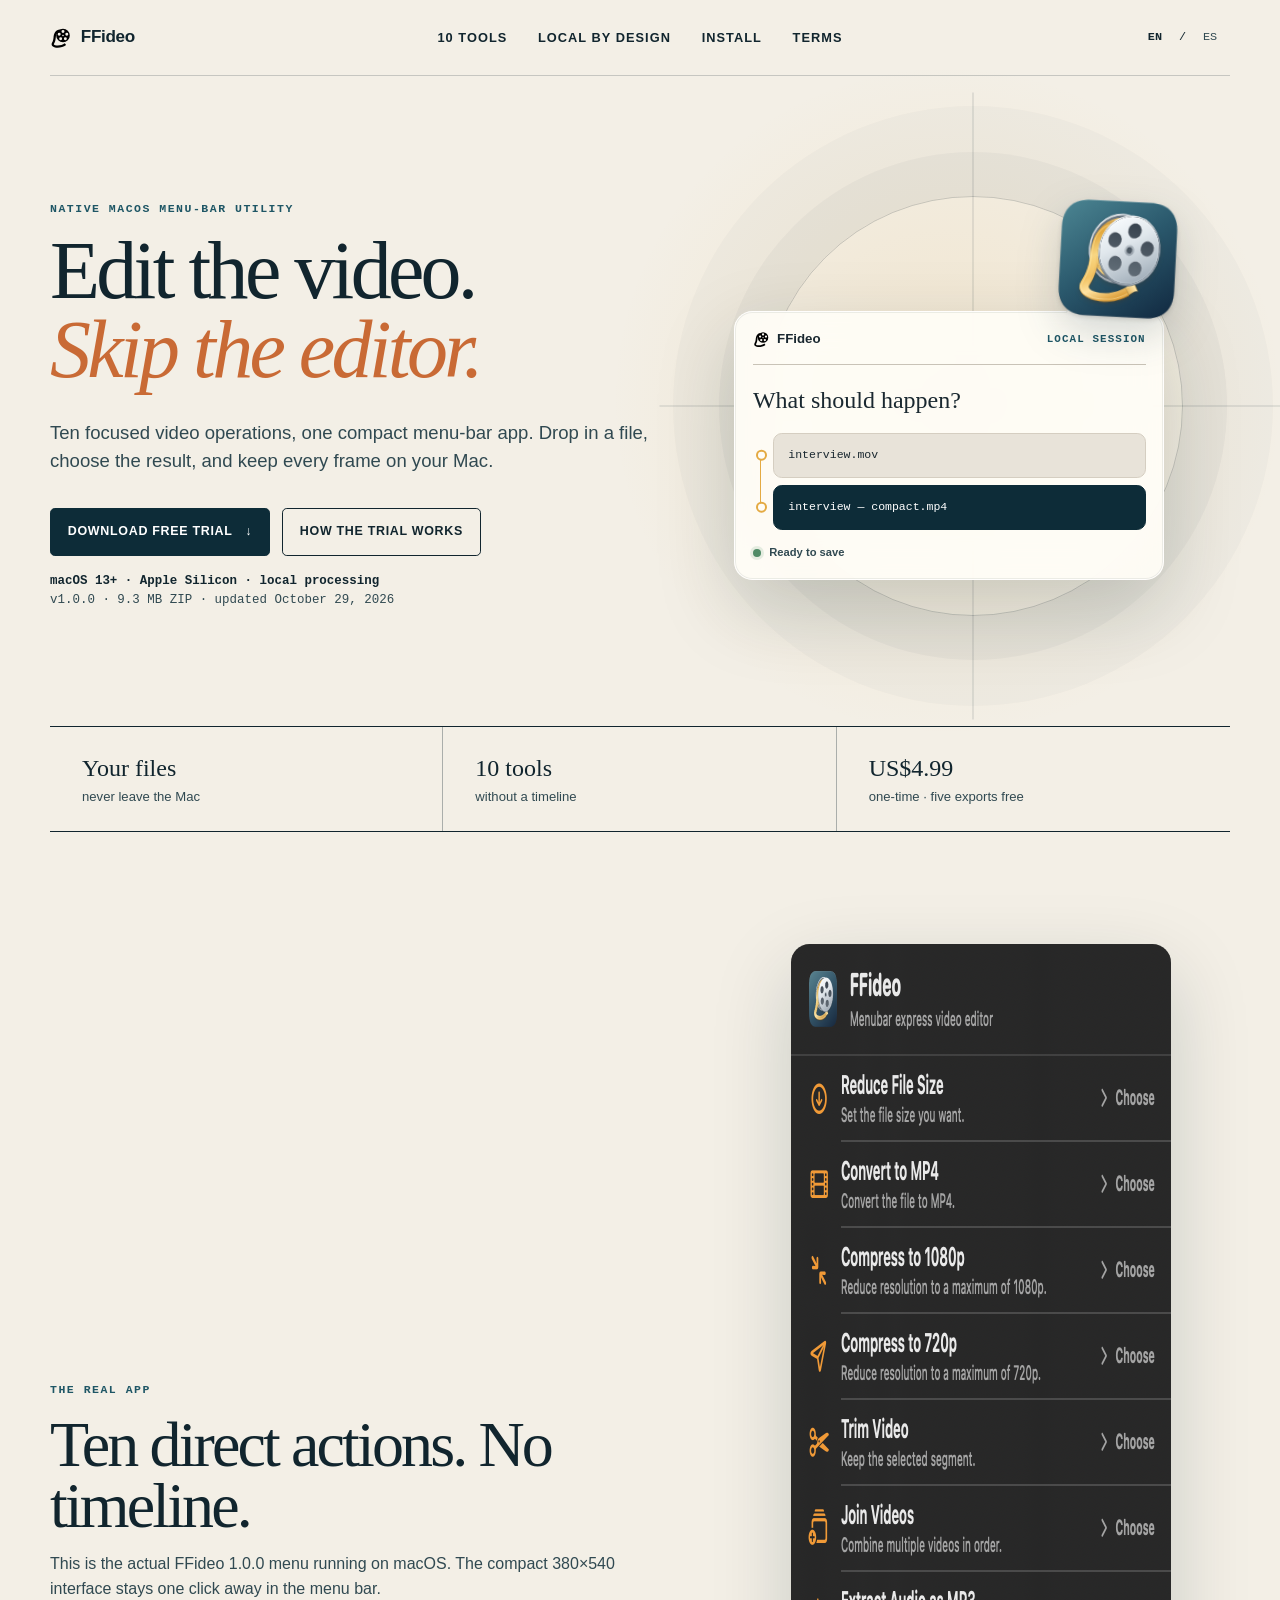
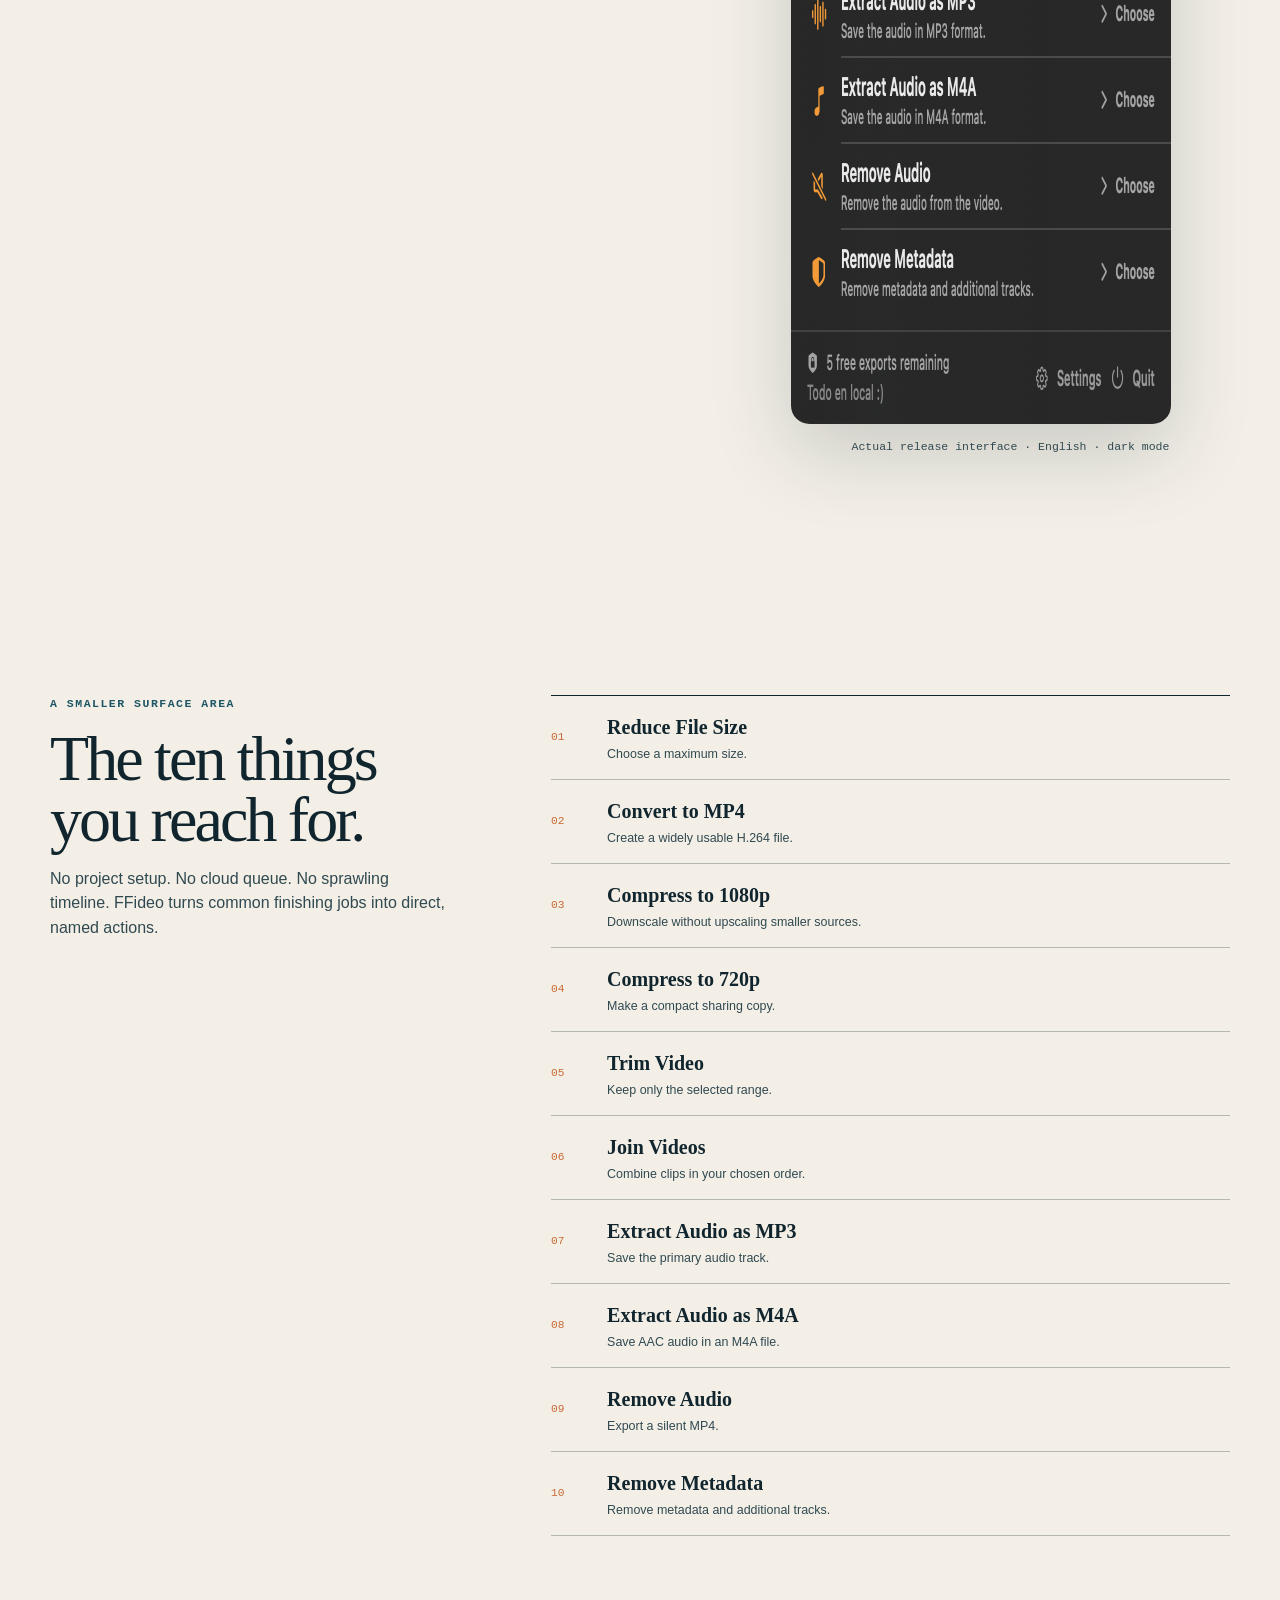
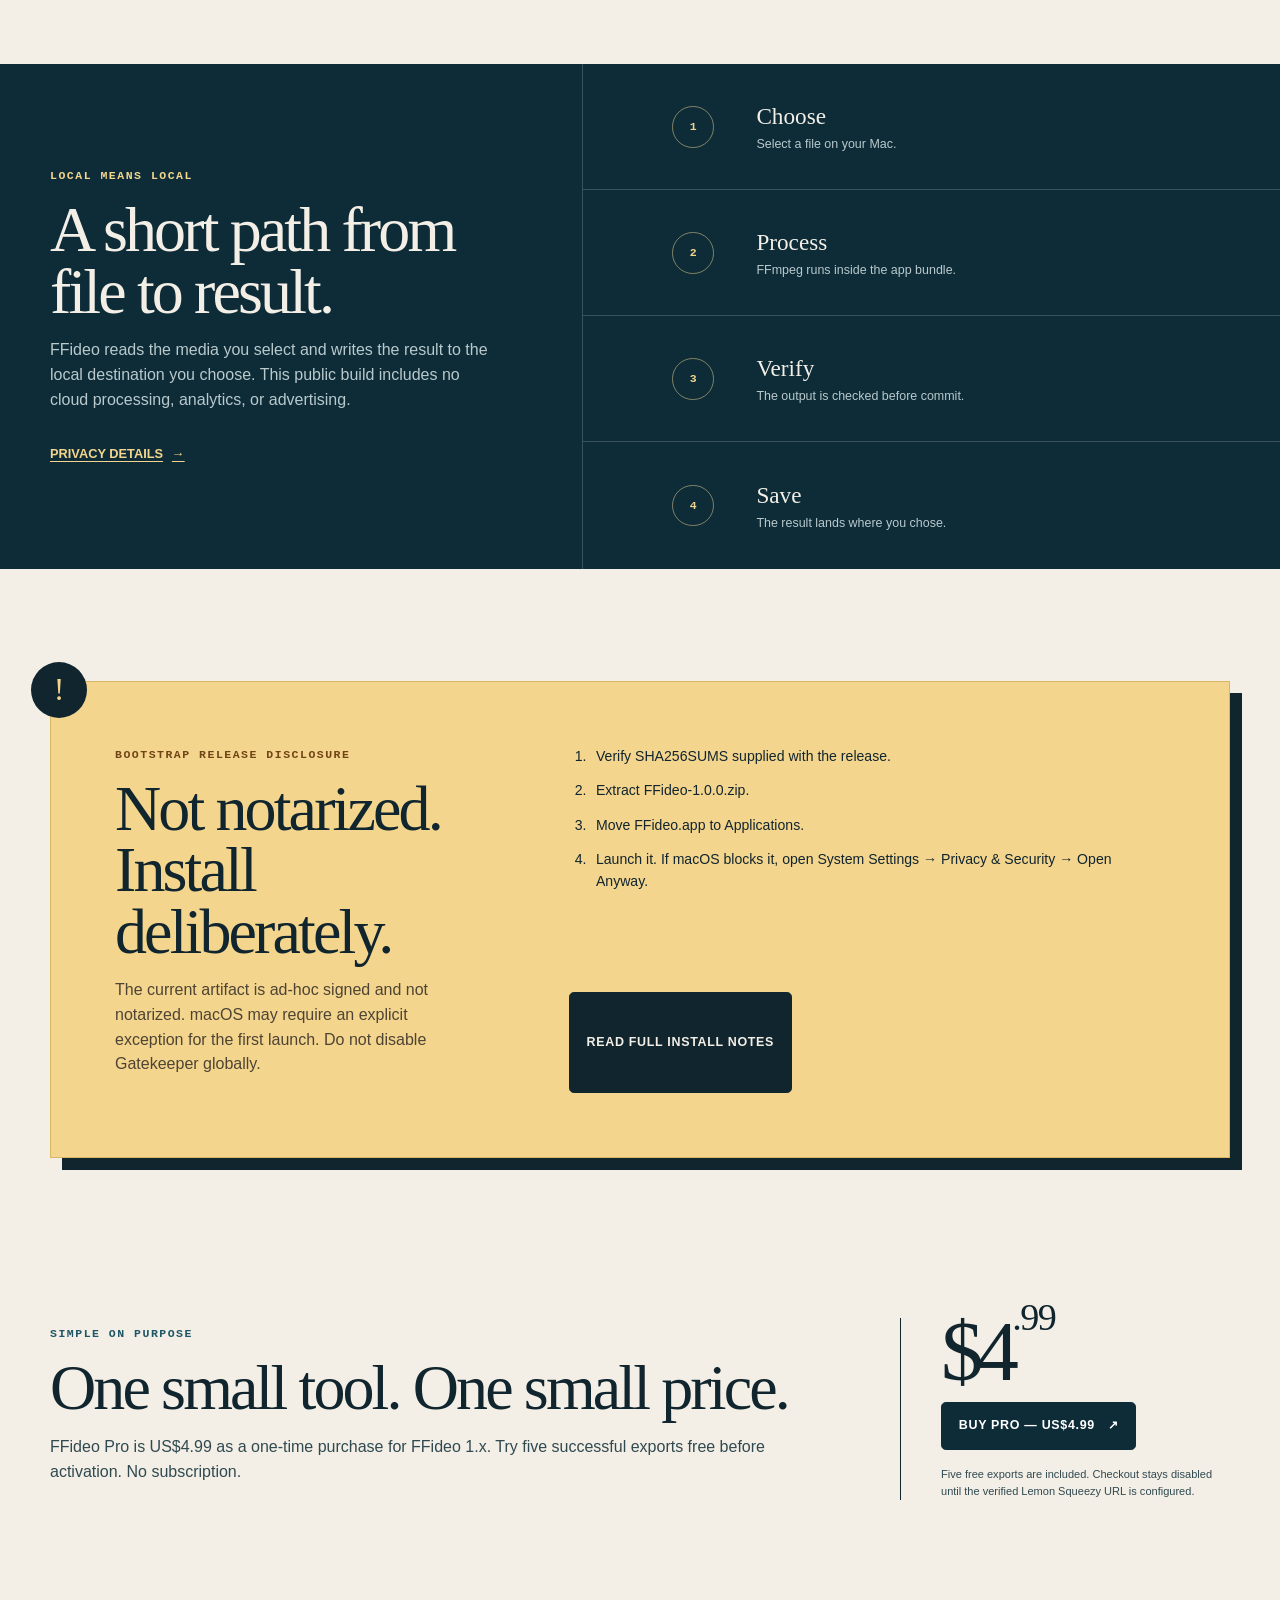
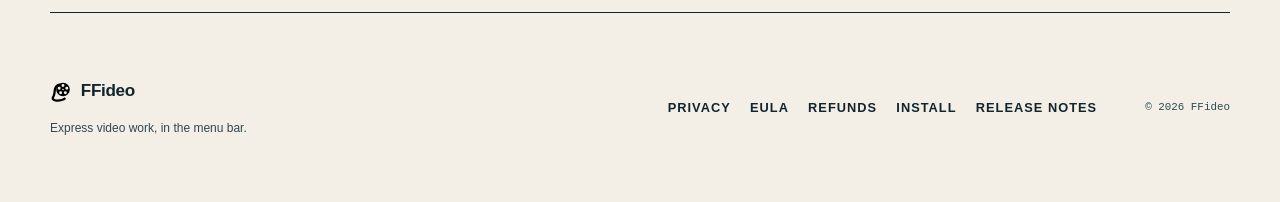
<file: index.html>
<!doctype html>
<html lang="en">
<head>
  <meta charset="utf-8">
  <meta name="viewport" content="width=device-width, initial-scale=1">
  <meta name="description" content="FFideo is a native macOS menu-bar express video editor with ten local tools. Your files stay on your Mac.">
  <meta name="theme-color" content="#0d2c38">
  <meta property="og:title" content="FFideo — Express video work, in the menu bar">
  <meta property="og:description" content="Ten local video tools for Apple Silicon Macs. No cloud processing.">
  <meta property="og:type" content="website">
  <meta property="og:image" content="assets/ffideo.svg">
  <title>FFideo — Express video work, in the menu bar</title>
  <link rel="icon" href="assets/ffideo-menubar.svg" type="image/svg+xml">
  <link rel="stylesheet" href="assets/styles.css">
  <script src="assets/config.js" defer></script>
  <script src="assets/site.js" defer></script>
</head>
<body>
  <a class="skip-link" href="#main">Skip to content</a>
  <div class="page-shell">
    <header class="site-header" aria-label="Primary">
      <a class="brand" href="./" aria-label="FFideo home">
        <img src="assets/ffideo-menubar.svg" width="22" height="22" alt="">
        <span>FFideo</span>
      </a>
      <nav class="nav-links" aria-label="Main navigation">
        <a href="#tools" data-i18n="nav.tools">10 tools</a>
        <a href="#local" data-i18n="nav.local">Local by design</a>
        <a href="#install" data-i18n="nav.install">Install</a>
        <a href="privacy.html" data-i18n="nav.terms">Terms</a>
      </nav>
      <div class="language-switcher" aria-label="Language">
        <button type="button" data-language="en" aria-pressed="true">EN</button>
        <span aria-hidden="true">/</span>
        <button type="button" data-language="es" aria-pressed="false">ES</button>
      </div>
    </header>

    <main id="main">
      <section class="hero" aria-labelledby="hero-title">
        <div class="hero-copy">
          <p class="eyebrow" data-i18n="hero.eyebrow">Native macOS menu-bar utility</p>
          <h1 id="hero-title">
            <span data-i18n="hero.titleA">Edit the video.</span>
            <em data-i18n="hero.titleB">Skip the editor.</em>
          </h1>
          <p class="hero-lede" data-i18n="hero.lede">Ten focused video operations, one compact menu-bar app. Drop in a file, choose the result, and keep every frame on your Mac.</p>
          <div class="hero-actions">
            <a class="button button-primary" id="download" href="#download" data-config-link="releaseZipUrl" data-pending-label="Coming soon" data-pending-message="The FFideo release download is not live yet.">
              <span data-action-label data-i18n="hero.download">Download free trial</span>
              <span aria-hidden="true">↓</span>
            </a>
            <a class="button button-quiet" href="#price" data-i18n="hero.buy">How the trial works</a>
          </div>
          <p class="requirements"><strong data-i18n="hero.requirements">macOS 13+ · Apple Silicon · local processing</strong><br><span>v1.0.0 · 9.3 MB ZIP · updated October 29, 2026</span></p>
        </div>

        <div class="hero-object" aria-label="Illustration of the FFideo menu-bar app">
          <div class="signal-ring" aria-hidden="true"></div>
          <img class="app-icon" src="assets/ffideo.svg" width="164" height="164" alt="FFideo app icon: an aluminum film reel with a golden fettuccine ribbon">
          <div class="menu-popover">
            <div class="menu-chrome">
              <div class="menu-brand"><img src="assets/ffideo-menubar.svg" width="17" height="17" alt=""> FFideo</div>
              <span class="local-tag" data-i18n="mock.local">LOCAL SESSION</span>
            </div>
            <p class="menu-question" data-i18n="mock.title">What should happen?</p>
            <div class="file-route">
              <span class="file-pill" data-i18n="mock.input">interview.mov</span>
              <span class="route-line" aria-hidden="true"></span>
              <span class="file-pill file-output" data-i18n="mock.output">interview — compact.mp4</span>
            </div>
            <div class="menu-status"><span aria-hidden="true"></span><b data-i18n="mock.status">Ready to save</b></div>
          </div>
        </div>
      </section>

      <section class="proof-strip" aria-label="Key facts">
        <div><strong data-i18n="proof.files">Your files</strong><span data-i18n="proof.filesDetail">never leave the Mac</span></div>
        <div><strong data-i18n="proof.tools">10 tools</strong><span data-i18n="proof.toolsDetail">without a timeline</span></div>
        <div><strong data-i18n="proof.price">US$4.99</strong><span data-i18n="proof.priceDetail">one-time · five exports free</span></div>
      </section>

      <section class="real-preview" aria-labelledby="preview-title">
        <div class="real-preview-copy">
          <p class="eyebrow" data-i18n="preview.eyebrow">The real app</p>
          <h2 id="preview-title" data-i18n="preview.title">Ten direct actions. No timeline.</h2>
          <p data-i18n="preview.body">This is the actual FFideo 1.0.0 menu running on macOS. The compact 380×540 interface stays one click away in the menu bar.</p>
        </div>
        <figure>
          <img src="assets/ffideo-real-app.png" width="760" height="1080" alt="Actual FFideo 1.0.0 menu showing ten local video tools">
          <figcaption data-i18n="preview.caption">Actual release interface · English · dark mode</figcaption>
        </figure>
      </section>

      <section class="tools-section" id="tools" aria-labelledby="tools-title">
        <div class="section-heading">
          <p class="eyebrow" data-i18n="tools.eyebrow">A smaller surface area</p>
          <h2 id="tools-title" data-i18n="tools.title">The ten things you reach for.</h2>
          <p data-i18n="tools.intro">No project setup. No cloud queue. No sprawling timeline. FFideo turns common finishing jobs into direct, named actions.</p>
        </div>
        <ol class="tool-ledger">
          <li><span class="tool-number">01</span><div><strong data-i18n="tool.1">Reduce File Size</strong><small data-i18n="tool.1d">Choose a maximum size.</small></div></li>
          <li><span class="tool-number">02</span><div><strong data-i18n="tool.2">Convert to MP4</strong><small data-i18n="tool.2d">Create a widely usable H.264 file.</small></div></li>
          <li><span class="tool-number">03</span><div><strong data-i18n="tool.3">Compress to 1080p</strong><small data-i18n="tool.3d">Downscale without upscaling smaller sources.</small></div></li>
          <li><span class="tool-number">04</span><div><strong data-i18n="tool.4">Compress to 720p</strong><small data-i18n="tool.4d">Make a compact sharing copy.</small></div></li>
          <li><span class="tool-number">05</span><div><strong data-i18n="tool.5">Trim Video</strong><small data-i18n="tool.5d">Keep only the selected range.</small></div></li>
          <li><span class="tool-number">06</span><div><strong data-i18n="tool.6">Join Videos</strong><small data-i18n="tool.6d">Combine clips in your chosen order.</small></div></li>
          <li><span class="tool-number">07</span><div><strong data-i18n="tool.7">Extract Audio as MP3</strong><small data-i18n="tool.7d">Save the primary audio track.</small></div></li>
          <li><span class="tool-number">08</span><div><strong data-i18n="tool.8">Extract Audio as M4A</strong><small data-i18n="tool.8d">Save AAC audio in an M4A file.</small></div></li>
          <li><span class="tool-number">09</span><div><strong data-i18n="tool.9">Remove Audio</strong><small data-i18n="tool.9d">Export a silent MP4.</small></div></li>
          <li><span class="tool-number">10</span><div><strong data-i18n="tool.10">Remove Metadata</strong><small data-i18n="tool.10d">Remove metadata and additional tracks.</small></div></li>
        </ol>
      </section>

      <section class="local-section" id="local" aria-labelledby="local-title">
        <div class="local-copy">
          <p class="eyebrow" data-i18n="local.eyebrow">Local means local</p>
          <h2 id="local-title" data-i18n="local.title">A short path from file to result.</h2>
          <p data-i18n="local.body">FFideo reads the media you select and writes the result to the local destination you choose. This public build includes no cloud processing, analytics, or advertising.</p>
          <a class="text-link" href="privacy.html">Privacy details <span aria-hidden="true">→</span></a>
        </div>
        <ol class="local-flow">
          <li><b>1</b><div><strong data-i18n="local.step1">Choose</strong><span data-i18n="local.step1d">Select a file on your Mac.</span></div></li>
          <li><b>2</b><div><strong data-i18n="local.step2">Process</strong><span data-i18n="local.step2d">FFmpeg runs inside the app bundle.</span></div></li>
          <li><b>3</b><div><strong data-i18n="local.step3">Verify</strong><span data-i18n="local.step3d">The output is checked before commit.</span></div></li>
          <li><b>4</b><div><strong data-i18n="local.step4">Save</strong><span data-i18n="local.step4d">The result lands where you chose.</span></div></li>
        </ol>
      </section>

      <section class="install-section" id="install" aria-labelledby="install-title">
        <div class="warning-mark" aria-hidden="true">!</div>
        <div class="install-copy">
          <p class="eyebrow" data-i18n="install.eyebrow">Bootstrap release disclosure</p>
          <h2 id="install-title" data-i18n="install.title">Not notarized. Install deliberately.</h2>
          <p data-i18n="install.body">The current artifact is ad-hoc signed and not notarized. macOS may require an explicit exception for the first launch. Do not disable Gatekeeper globally.</p>
        </div>
        <ol class="install-steps">
          <li data-i18n="install.one">Verify SHA256SUMS supplied with the release.</li>
          <li data-i18n="install.two">Extract FFideo-1.0.0.zip.</li>
          <li data-i18n="install.three">Move FFideo.app to Applications.</li>
          <li data-i18n="install.four">Launch it. If macOS blocks it, open System Settings → Privacy &amp; Security → Open Anyway.</li>
        </ol>
        <a class="button button-dark" href="install.html" data-i18n="install.link">Read full install notes</a>
      </section>

      <section class="price-section" id="price" aria-labelledby="price-title">
        <div>
          <p class="eyebrow" data-i18n="price.eyebrow">Simple on purpose</p>
          <h2 id="price-title" data-i18n="price.title">One small tool. One small price.</h2>
          <p data-i18n="price.body">FFideo Pro is US$4.99 as a one-time purchase for FFideo 1.x. Try five successful exports free before activation. No subscription.</p>
        </div>
        <div class="price-action">
          <span class="price">$4<sup>.99</sup></span>
          <a class="button button-primary" id="checkout" href="#checkout" data-config-link="checkoutUrl" aria-disabled="true" tabindex="-1" data-pending-label="Coming soon" data-pending-message="FFideo checkout is not live yet.">
            <span data-action-label data-i18n="price.cta">Buy Pro — US$4.99</span>
            <span aria-hidden="true">↗</span>
          </a>
          <small data-i18n="price.note">Five free exports are included. Checkout stays disabled until the verified Lemon Squeezy URL is configured.</small>
        </div>
      </section>
    </main>

    <footer class="site-footer">
      <div class="footer-brand">
        <a class="brand" href="./"><img src="assets/ffideo-menubar.svg" width="22" height="22" alt=""><span>FFideo</span></a>
        <p data-i18n="footer.tagline">Express video work, in the menu bar.</p>
      </div>
      <nav aria-label="Legal and release documents">
        <a href="privacy.html" data-i18n="footer.privacy">Privacy</a>
        <a href="eula.html" data-i18n="footer.eula">EULA</a>
        <a href="refunds.html" data-i18n="footer.refunds">Refunds</a>
        <a href="install.html" data-i18n="footer.install">Install</a>
        <a href="release-docs/CHANGELOG.md" data-i18n="footer.source">Release notes</a>
      </nav>
      <p class="copyright">© 2026 FFideo</p>
    </footer>
  </div>
  <p class="sr-only" aria-live="polite" data-live-region></p>
</body>
</html>
</file>
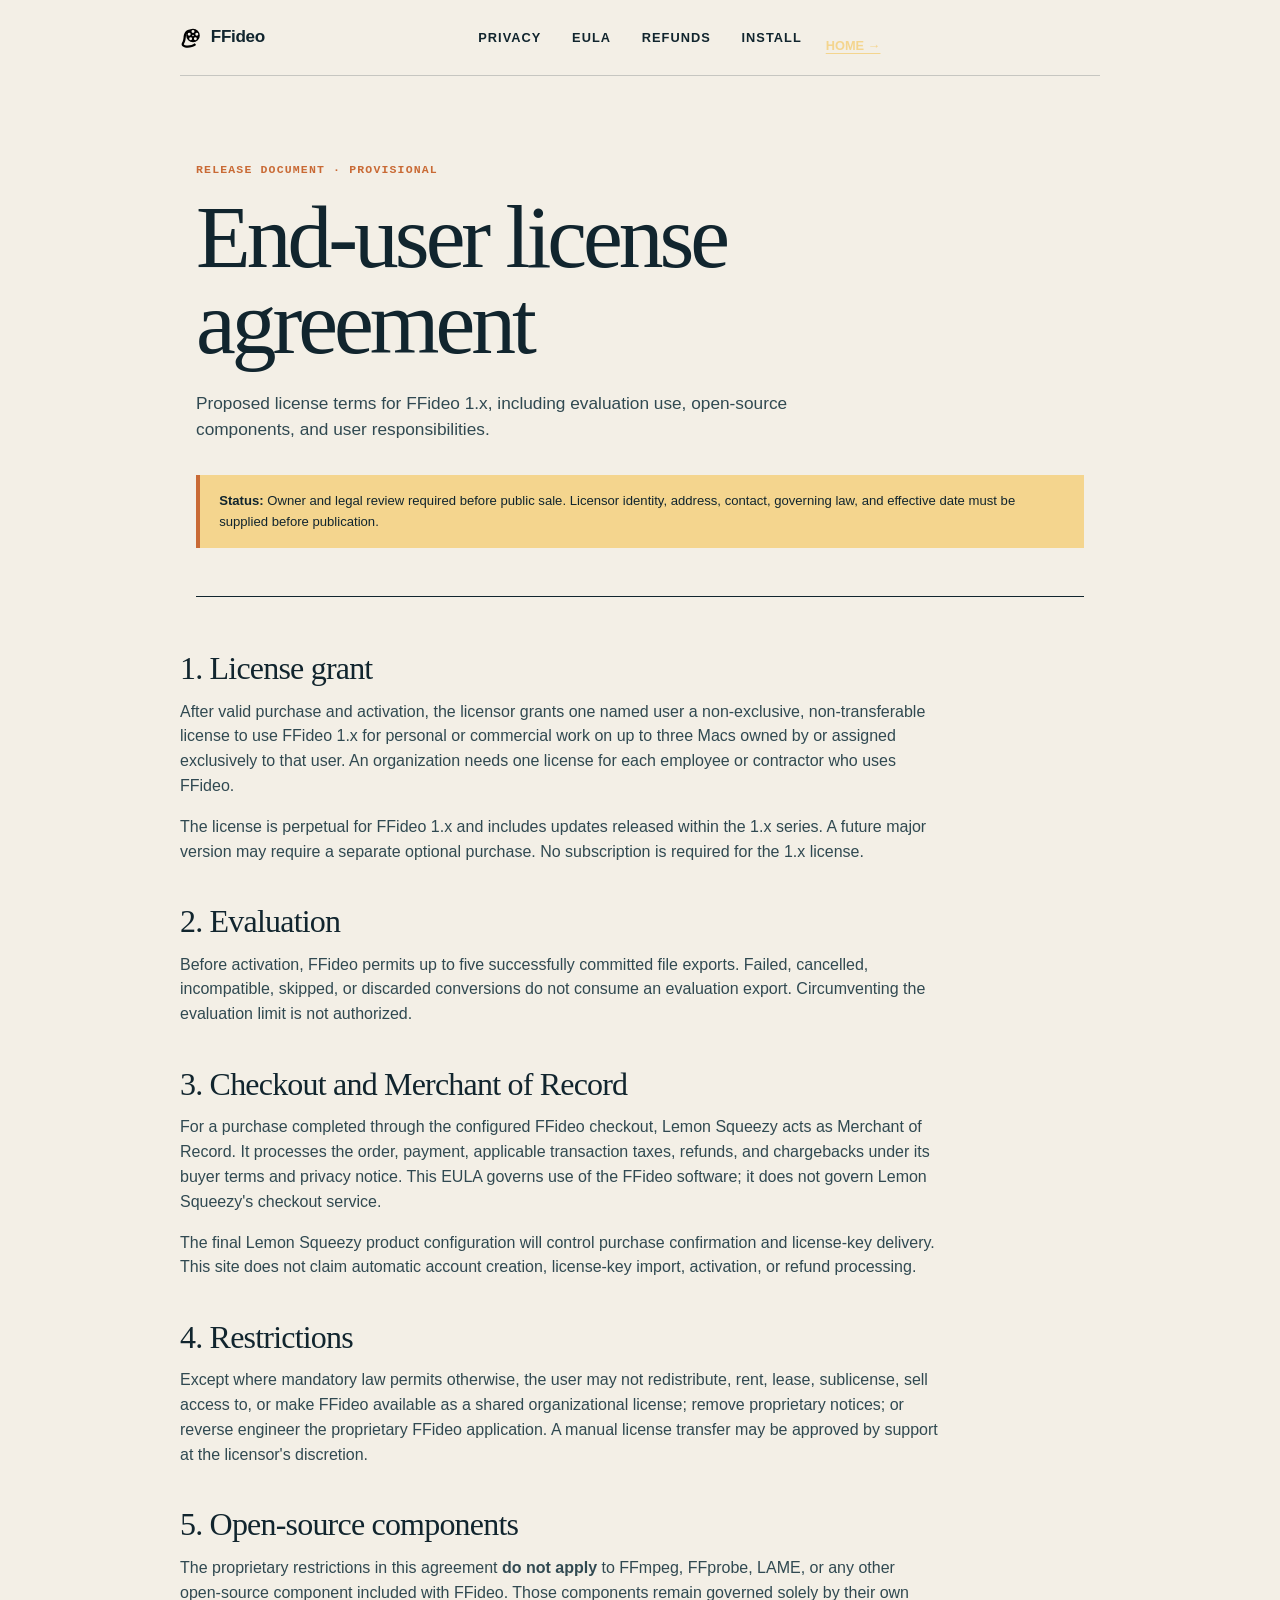
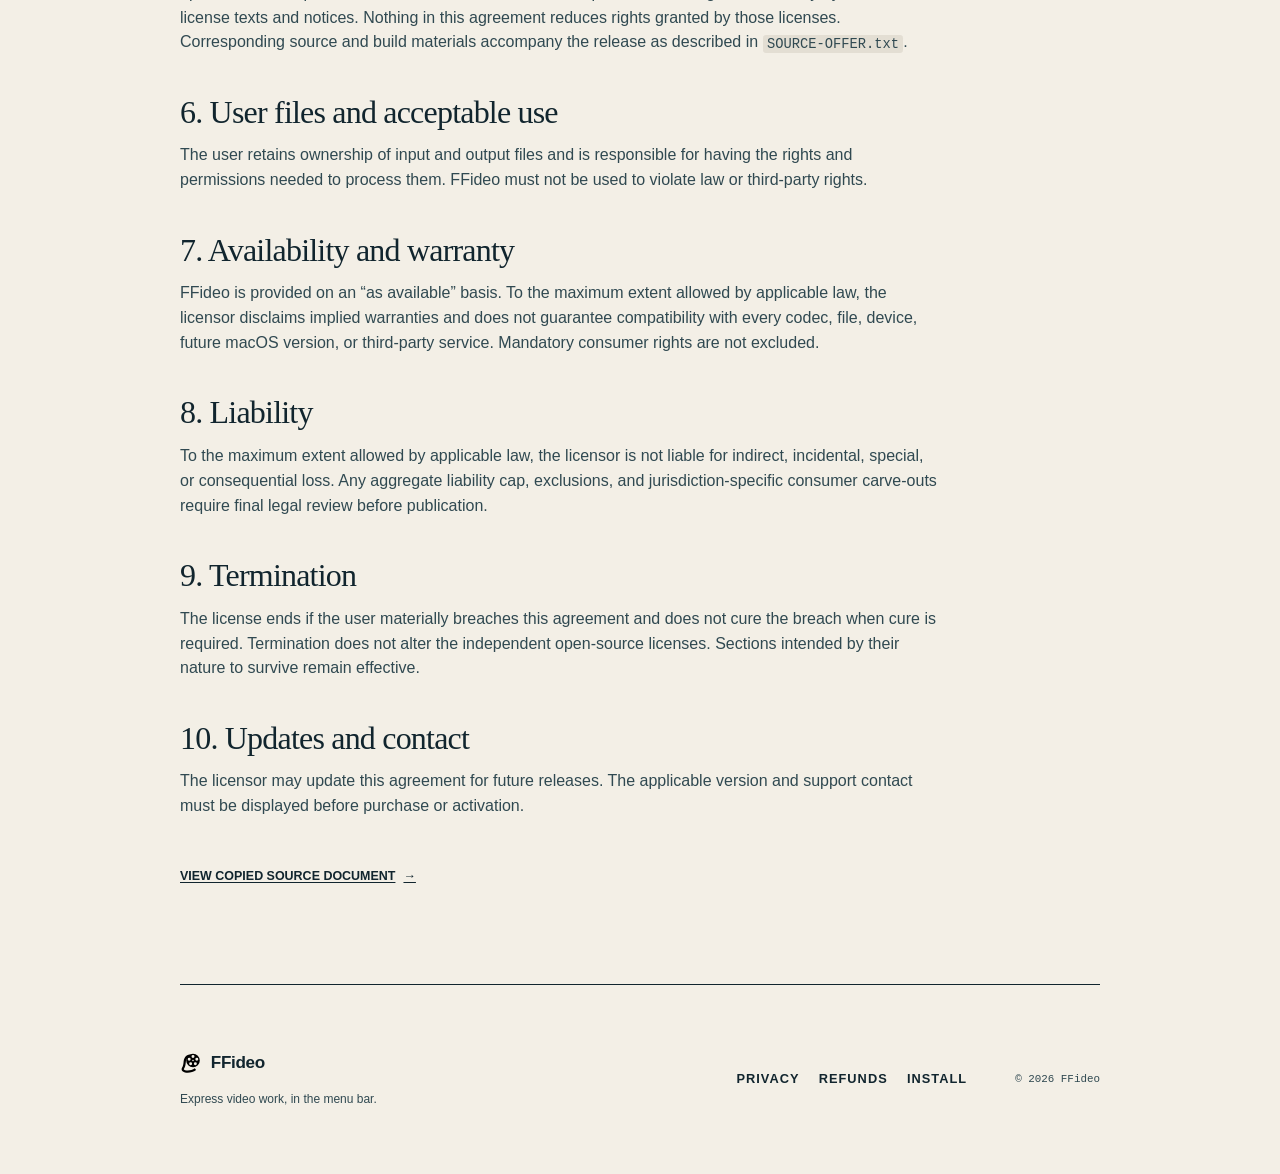
<file: eula.html>
<!doctype html>
<html lang="en">
<head>
  <meta charset="utf-8">
  <meta name="viewport" content="width=device-width, initial-scale=1">
  <meta name="description" content="FFideo end-user license agreement and Lemon Squeezy checkout disclosure.">
  <meta name="theme-color" content="#0d2c38">
  <title>EULA — FFideo</title>
  <link rel="icon" href="assets/ffideo-menubar.svg" type="image/svg+xml">
  <link rel="stylesheet" href="assets/styles.css">
</head>
<body class="document-body">
  <a class="skip-link" href="#content">Skip to content</a>
  <header class="site-header document-header">
    <a class="brand" href="./"><img src="assets/ffideo-menubar.svg" width="22" height="22" alt=""><span>FFideo</span></a>
    <nav class="nav-links" aria-label="Document navigation"><a href="privacy.html">Privacy</a><a href="eula.html" aria-current="page">EULA</a><a href="refunds.html">Refunds</a><a href="install.html">Install</a></nav>
    <a class="text-link" href="./">Home →</a>
  </header>
  <main class="legal-main" id="content">
    <section class="legal-hero">
      <span class="document-label">Release document · provisional</span>
      <h1>End-user license agreement</h1>
      <p class="lede">Proposed license terms for FFideo 1.x, including evaluation use, open-source components, and user responsibilities.</p>
      <p class="status-note"><strong>Status:</strong> Owner and legal review required before public sale. Licensor identity, address, contact, governing law, and effective date must be supplied before publication.</p>
    </section>
    <article class="document-content">
      <h2>1. License grant</h2>
      <p>After valid purchase and activation, the licensor grants one named user a non-exclusive, non-transferable license to use FFideo 1.x for personal or commercial work on up to three Macs owned by or assigned exclusively to that user. An organization needs one license for each employee or contractor who uses FFideo.</p>
      <p>The license is perpetual for FFideo 1.x and includes updates released within the 1.x series. A future major version may require a separate optional purchase. No subscription is required for the 1.x license.</p>

      <h2>2. Evaluation</h2>
      <p>Before activation, FFideo permits up to five successfully committed file exports. Failed, cancelled, incompatible, skipped, or discarded conversions do not consume an evaluation export. Circumventing the evaluation limit is not authorized.</p>

      <h2>3. Checkout and Merchant of Record</h2>
      <p>For a purchase completed through the configured FFideo checkout, Lemon Squeezy acts as Merchant of Record. It processes the order, payment, applicable transaction taxes, refunds, and chargebacks under its buyer terms and privacy notice. This EULA governs use of the FFideo software; it does not govern Lemon Squeezy's checkout service.</p>
      <p>The final Lemon Squeezy product configuration will control purchase confirmation and license-key delivery. This site does not claim automatic account creation, license-key import, activation, or refund processing.</p>

      <h2>4. Restrictions</h2>
      <p>Except where mandatory law permits otherwise, the user may not redistribute, rent, lease, sublicense, sell access to, or make FFideo available as a shared organizational license; remove proprietary notices; or reverse engineer the proprietary FFideo application. A manual license transfer may be approved by support at the licensor's discretion.</p>

      <h2>5. Open-source components</h2>
      <p>The proprietary restrictions in this agreement <strong>do not apply</strong> to FFmpeg, FFprobe, LAME, or any other open-source component included with FFideo. Those components remain governed solely by their own license texts and notices. Nothing in this agreement reduces rights granted by those licenses. Corresponding source and build materials accompany the release as described in <code>SOURCE-OFFER.txt</code>.</p>

      <h2>6. User files and acceptable use</h2>
      <p>The user retains ownership of input and output files and is responsible for having the rights and permissions needed to process them. FFideo must not be used to violate law or third-party rights.</p>

      <h2>7. Availability and warranty</h2>
      <p>FFideo is provided on an “as available” basis. To the maximum extent allowed by applicable law, the licensor disclaims implied warranties and does not guarantee compatibility with every codec, file, device, future macOS version, or third-party service. Mandatory consumer rights are not excluded.</p>

      <h2>8. Liability</h2>
      <p>To the maximum extent allowed by applicable law, the licensor is not liable for indirect, incidental, special, or consequential loss. Any aggregate liability cap, exclusions, and jurisdiction-specific consumer carve-outs require final legal review before publication.</p>

      <h2>9. Termination</h2>
      <p>The license ends if the user materially breaches this agreement and does not cure the breach when cure is required. Termination does not alter the independent open-source licenses. Sections intended by their nature to survive remain effective.</p>

      <h2>10. Updates and contact</h2>
      <p>The licensor may update this agreement for future releases. The applicable version and support contact must be displayed before purchase or activation.</p>

      <a class="back-link" href="release-docs/EULA.md">View copied source document <span aria-hidden="true">→</span></a>
    </article>
  </main>
  <footer class="site-footer document-footer"><div class="footer-brand"><a class="brand" href="./"><img src="assets/ffideo-menubar.svg" width="22" height="22" alt=""><span>FFideo</span></a><p>Express video work, in the menu bar.</p></div><nav><a href="privacy.html">Privacy</a><a href="refunds.html">Refunds</a><a href="install.html">Install</a></nav><p class="copyright">© 2026 FFideo</p></footer>
</body>
</html>
</file>
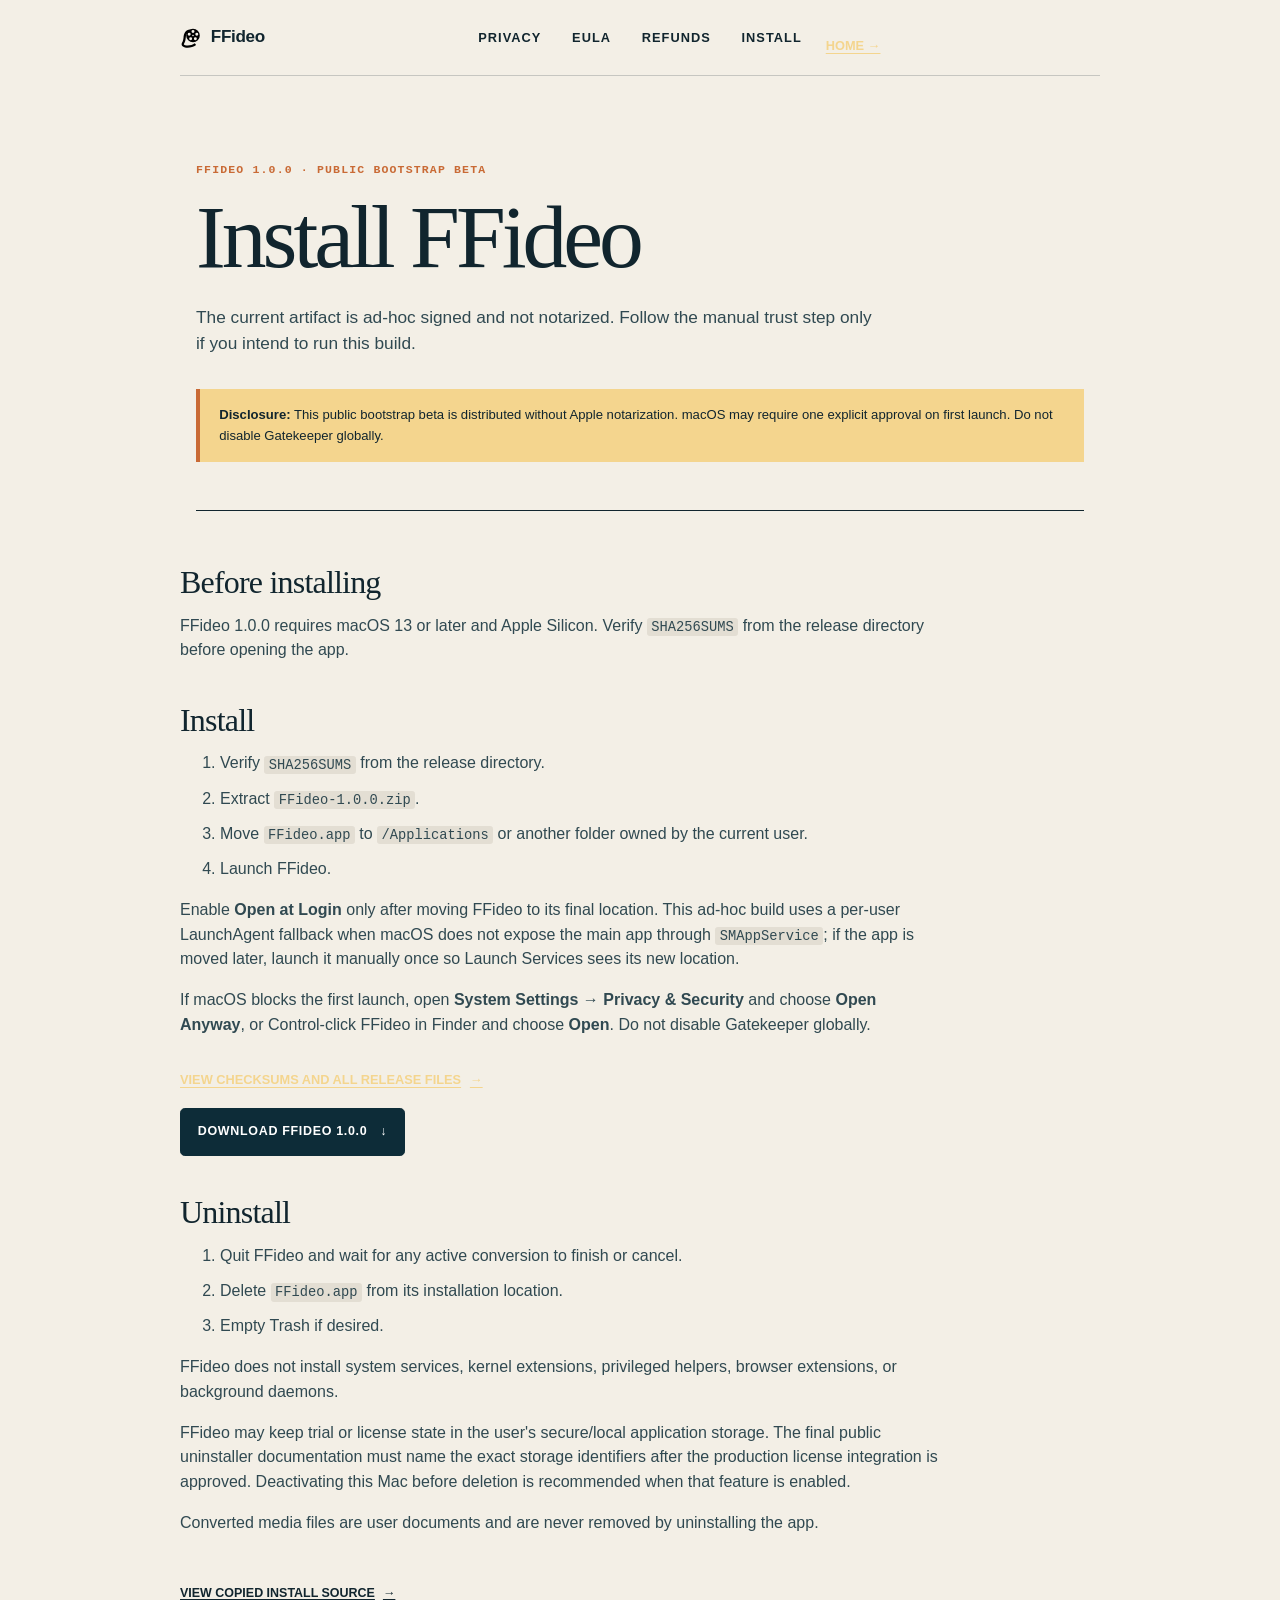
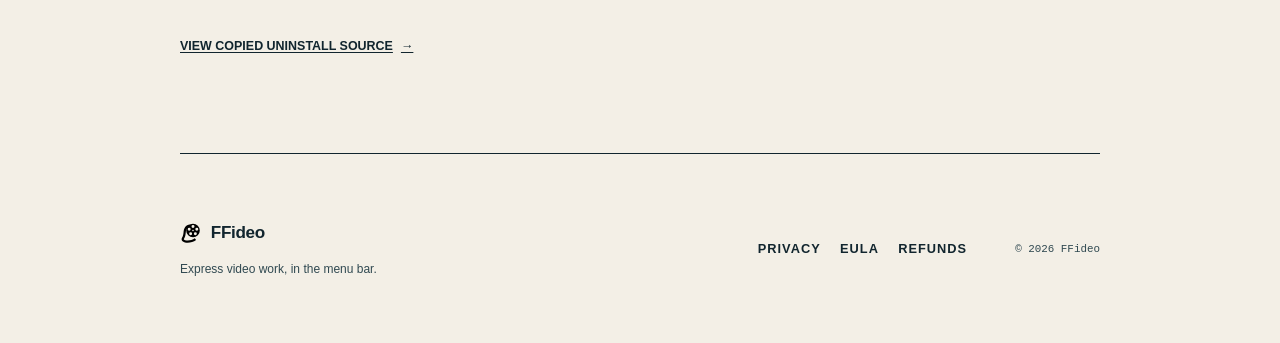
<file: install.html>
<!doctype html>
<html lang="en">
<head>
  <meta charset="utf-8">
  <meta name="viewport" content="width=device-width, initial-scale=1">
  <meta name="description" content="Install and uninstall instructions for the FFideo 1.0.0 release candidate.">
  <meta name="theme-color" content="#0d2c38">
  <title>Install — FFideo</title>
  <link rel="icon" href="assets/ffideo-menubar.svg" type="image/svg+xml">
  <link rel="stylesheet" href="assets/styles.css">
  <script src="assets/config.js" defer></script>
  <script src="assets/site.js" defer></script>
</head>
<body class="document-body">
  <a class="skip-link" href="#content">Skip to content</a>
  <header class="site-header document-header">
    <a class="brand" href="./"><img src="assets/ffideo-menubar.svg" width="22" height="22" alt=""><span>FFideo</span></a>
    <nav class="nav-links" aria-label="Document navigation"><a href="privacy.html">Privacy</a><a href="eula.html">EULA</a><a href="refunds.html">Refunds</a><a href="install.html" aria-current="page">Install</a></nav>
    <a class="text-link" href="./">Home →</a>
  </header>
  <main class="legal-main" id="content">
    <section class="legal-hero">
      <span class="document-label">FFideo 1.0.0 · public bootstrap beta</span>
      <h1>Install FFideo</h1>
      <p class="lede">The current artifact is ad-hoc signed and not notarized. Follow the manual trust step only if you intend to run this build.</p>
      <p class="status-note"><strong>Disclosure:</strong> This public bootstrap beta is distributed without Apple notarization. macOS may require one explicit approval on first launch. Do not disable Gatekeeper globally.</p>
    </section>
    <article class="document-content">
      <h2>Before installing</h2>
      <p>FFideo 1.0.0 requires macOS 13 or later and Apple Silicon. Verify <code>SHA256SUMS</code> from the release directory before opening the app.</p>

      <h2>Install</h2>
      <ol>
        <li>Verify <code>SHA256SUMS</code> from the release directory.</li>
        <li>Extract <code>FFideo-1.0.0.zip</code>.</li>
        <li>Move <code>FFideo.app</code> to <code>/Applications</code> or another folder owned by the current user.</li>
        <li>Launch FFideo.</li>
      </ol>
      <p>Enable <strong>Open at Login</strong> only after moving FFideo to its final location. This ad-hoc build uses a per-user LaunchAgent fallback when macOS does not expose the main app through <code>SMAppService</code>; if the app is moved later, launch it manually once so Launch Services sees its new location.</p>
      <p>If macOS blocks the first launch, open <strong>System Settings → Privacy &amp; Security</strong> and choose <strong>Open Anyway</strong>, or Control-click FFideo in Finder and choose <strong>Open</strong>. Do not disable Gatekeeper globally.</p>
      <p id="release"><a class="text-link" href="#release" data-config-link="releasePageUrl">View checksums and all release files <span aria-hidden="true">→</span></a></p>
      <a class="button button-primary" id="download" href="#download" data-config-link="releaseZipUrl" data-pending-label="Coming soon" data-pending-message="The FFideo release download is not live yet."><span data-action-label>Download FFideo 1.0.0</span><span aria-hidden="true">↓</span></a>

      <h2>Uninstall</h2>
      <ol>
        <li>Quit FFideo and wait for any active conversion to finish or cancel.</li>
        <li>Delete <code>FFideo.app</code> from its installation location.</li>
        <li>Empty Trash if desired.</li>
      </ol>
      <p>FFideo does not install system services, kernel extensions, privileged helpers, browser extensions, or background daemons.</p>
      <p>FFideo may keep trial or license state in the user's secure/local application storage. The final public uninstaller documentation must name the exact storage identifiers after the production license integration is approved. Deactivating this Mac before deletion is recommended when that feature is enabled.</p>
      <p>Converted media files are user documents and are never removed by uninstalling the app.</p>

      <a class="back-link" href="release-docs/INSTALL.md">View copied install source <span aria-hidden="true">→</span></a><br>
      <a class="back-link" href="release-docs/UNINSTALL.md">View copied uninstall source <span aria-hidden="true">→</span></a>
    </article>
  </main>
  <footer class="site-footer document-footer"><div class="footer-brand"><a class="brand" href="./"><img src="assets/ffideo-menubar.svg" width="22" height="22" alt=""><span>FFideo</span></a><p>Express video work, in the menu bar.</p></div><nav><a href="privacy.html">Privacy</a><a href="eula.html">EULA</a><a href="refunds.html">Refunds</a></nav><p class="copyright">© 2026 FFideo</p></footer>
  <p class="sr-only" aria-live="polite" data-live-region></p>
</body>
</html>
</file>
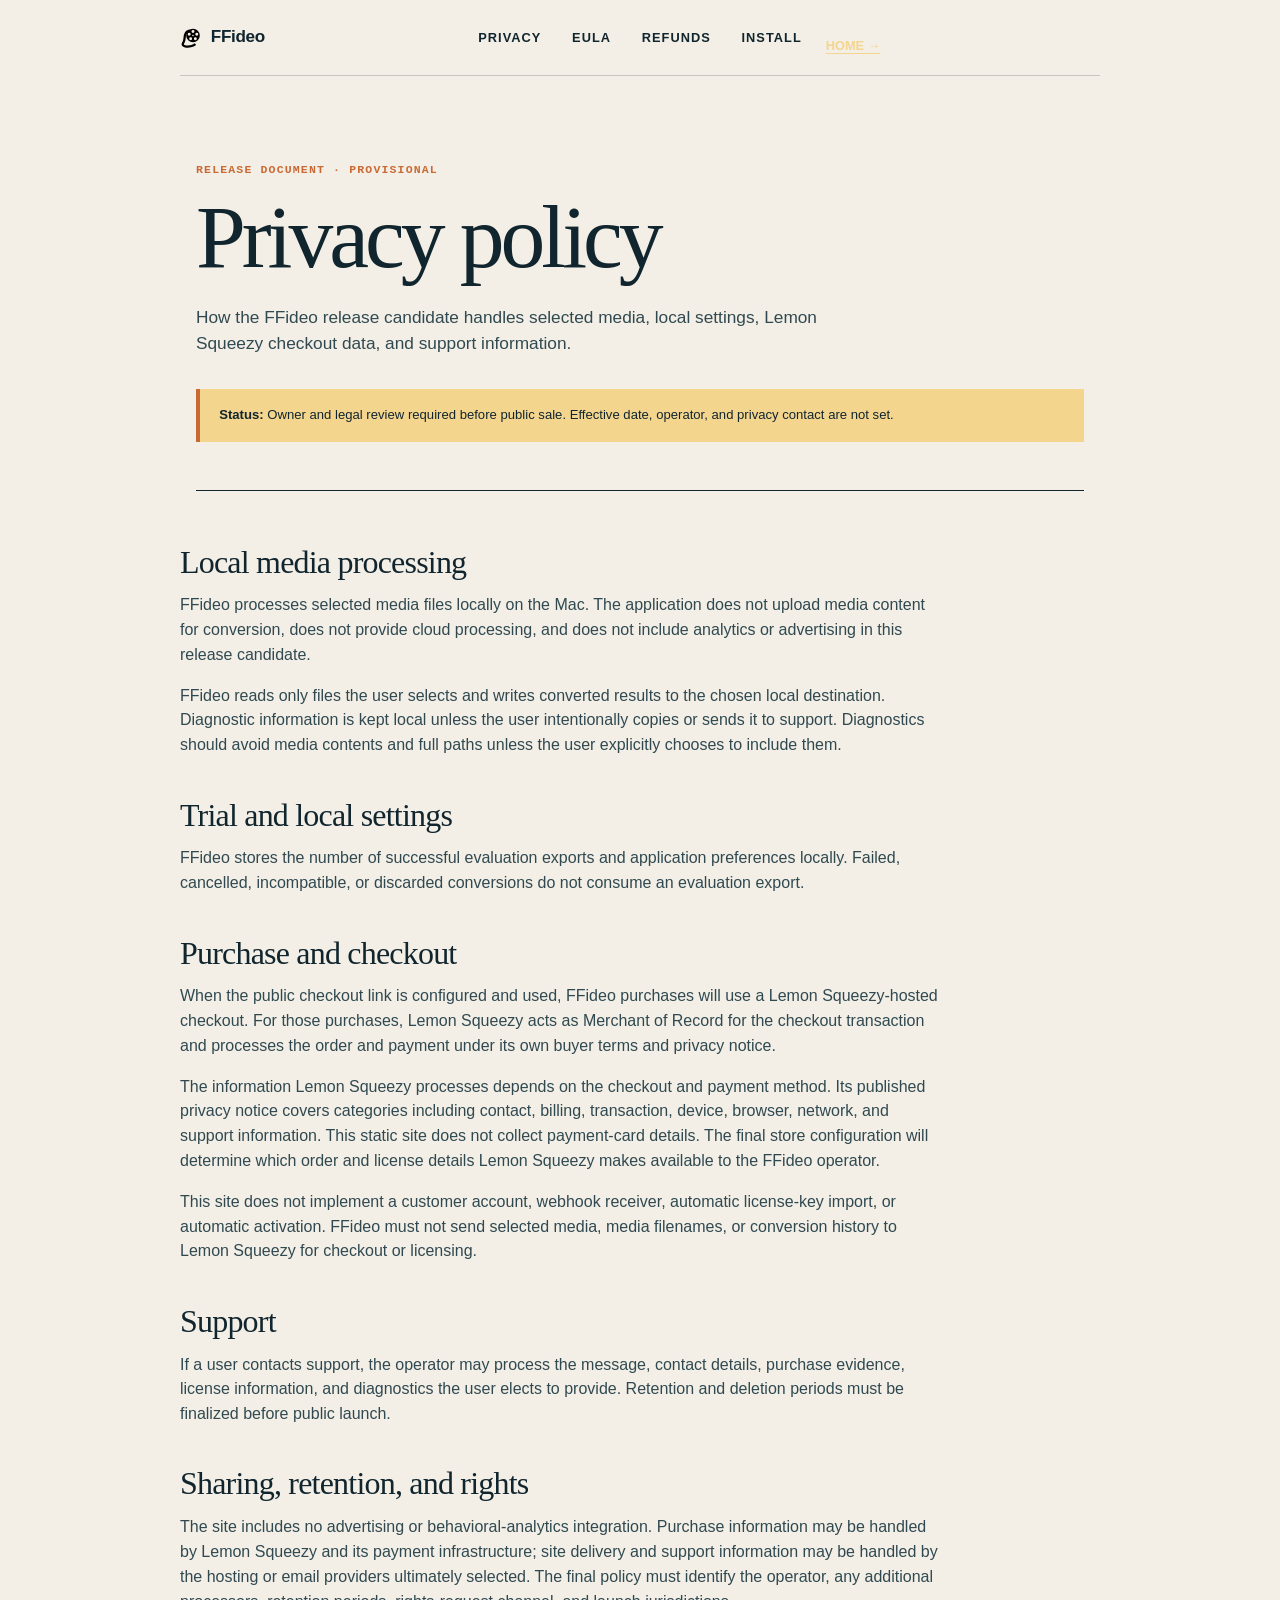
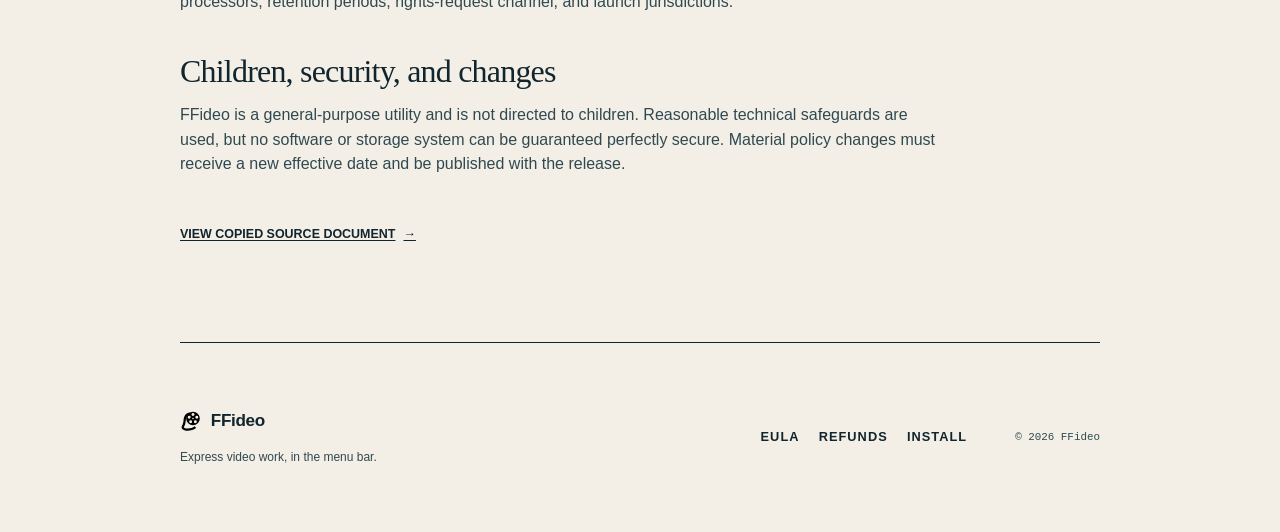
<file: privacy.html>
<!doctype html>
<html lang="en">
<head>
  <meta charset="utf-8">
  <meta name="viewport" content="width=device-width, initial-scale=1">
  <meta name="description" content="FFideo privacy and Lemon Squeezy checkout disclosures.">
  <meta name="theme-color" content="#0d2c38">
  <title>Privacy — FFideo</title>
  <link rel="icon" href="assets/ffideo-menubar.svg" type="image/svg+xml">
  <link rel="stylesheet" href="assets/styles.css">
</head>
<body class="document-body">
  <a class="skip-link" href="#content">Skip to content</a>
  <header class="site-header document-header">
    <a class="brand" href="./"><img src="assets/ffideo-menubar.svg" width="22" height="22" alt=""><span>FFideo</span></a>
    <nav class="nav-links" aria-label="Document navigation"><a href="privacy.html" aria-current="page">Privacy</a><a href="eula.html">EULA</a><a href="refunds.html">Refunds</a><a href="install.html">Install</a></nav>
    <a class="text-link" href="./">Home →</a>
  </header>
  <main class="legal-main" id="content">
    <section class="legal-hero">
      <span class="document-label">Release document · provisional</span>
      <h1>Privacy policy</h1>
      <p class="lede">How the FFideo release candidate handles selected media, local settings, Lemon Squeezy checkout data, and support information.</p>
      <p class="status-note"><strong>Status:</strong> Owner and legal review required before public sale. Effective date, operator, and privacy contact are not set.</p>
    </section>
    <article class="document-content">
      <h2>Local media processing</h2>
      <p>FFideo processes selected media files locally on the Mac. The application does not upload media content for conversion, does not provide cloud processing, and does not include analytics or advertising in this release candidate.</p>
      <p>FFideo reads only files the user selects and writes converted results to the chosen local destination. Diagnostic information is kept local unless the user intentionally copies or sends it to support. Diagnostics should avoid media contents and full paths unless the user explicitly chooses to include them.</p>

      <h2>Trial and local settings</h2>
      <p>FFideo stores the number of successful evaluation exports and application preferences locally. Failed, cancelled, incompatible, or discarded conversions do not consume an evaluation export.</p>

      <h2>Purchase and checkout</h2>
      <p>When the public checkout link is configured and used, FFideo purchases will use a Lemon Squeezy-hosted checkout. For those purchases, Lemon Squeezy acts as Merchant of Record for the checkout transaction and processes the order and payment under its own buyer terms and privacy notice.</p>
      <p>The information Lemon Squeezy processes depends on the checkout and payment method. Its published privacy notice covers categories including contact, billing, transaction, device, browser, network, and support information. This static site does not collect payment-card details. The final store configuration will determine which order and license details Lemon Squeezy makes available to the FFideo operator.</p>
      <p>This site does not implement a customer account, webhook receiver, automatic license-key import, or automatic activation. FFideo must not send selected media, media filenames, or conversion history to Lemon Squeezy for checkout or licensing.</p>

      <h2>Support</h2>
      <p>If a user contacts support, the operator may process the message, contact details, purchase evidence, license information, and diagnostics the user elects to provide. Retention and deletion periods must be finalized before public launch.</p>

      <h2>Sharing, retention, and rights</h2>
      <p>The site includes no advertising or behavioral-analytics integration. Purchase information may be handled by Lemon Squeezy and its payment infrastructure; site delivery and support information may be handled by the hosting or email providers ultimately selected. The final policy must identify the operator, any additional processors, retention periods, rights-request channel, and launch jurisdictions.</p>

      <h2>Children, security, and changes</h2>
      <p>FFideo is a general-purpose utility and is not directed to children. Reasonable technical safeguards are used, but no software or storage system can be guaranteed perfectly secure. Material policy changes must receive a new effective date and be published with the release.</p>

      <a class="back-link" href="release-docs/PRIVACY.md">View copied source document <span aria-hidden="true">→</span></a>
    </article>
  </main>
  <footer class="site-footer document-footer"><div class="footer-brand"><a class="brand" href="./"><img src="assets/ffideo-menubar.svg" width="22" height="22" alt=""><span>FFideo</span></a><p>Express video work, in the menu bar.</p></div><nav><a href="eula.html">EULA</a><a href="refunds.html">Refunds</a><a href="install.html">Install</a></nav><p class="copyright">© 2026 FFideo</p></footer>
</body>
</html>
</file>
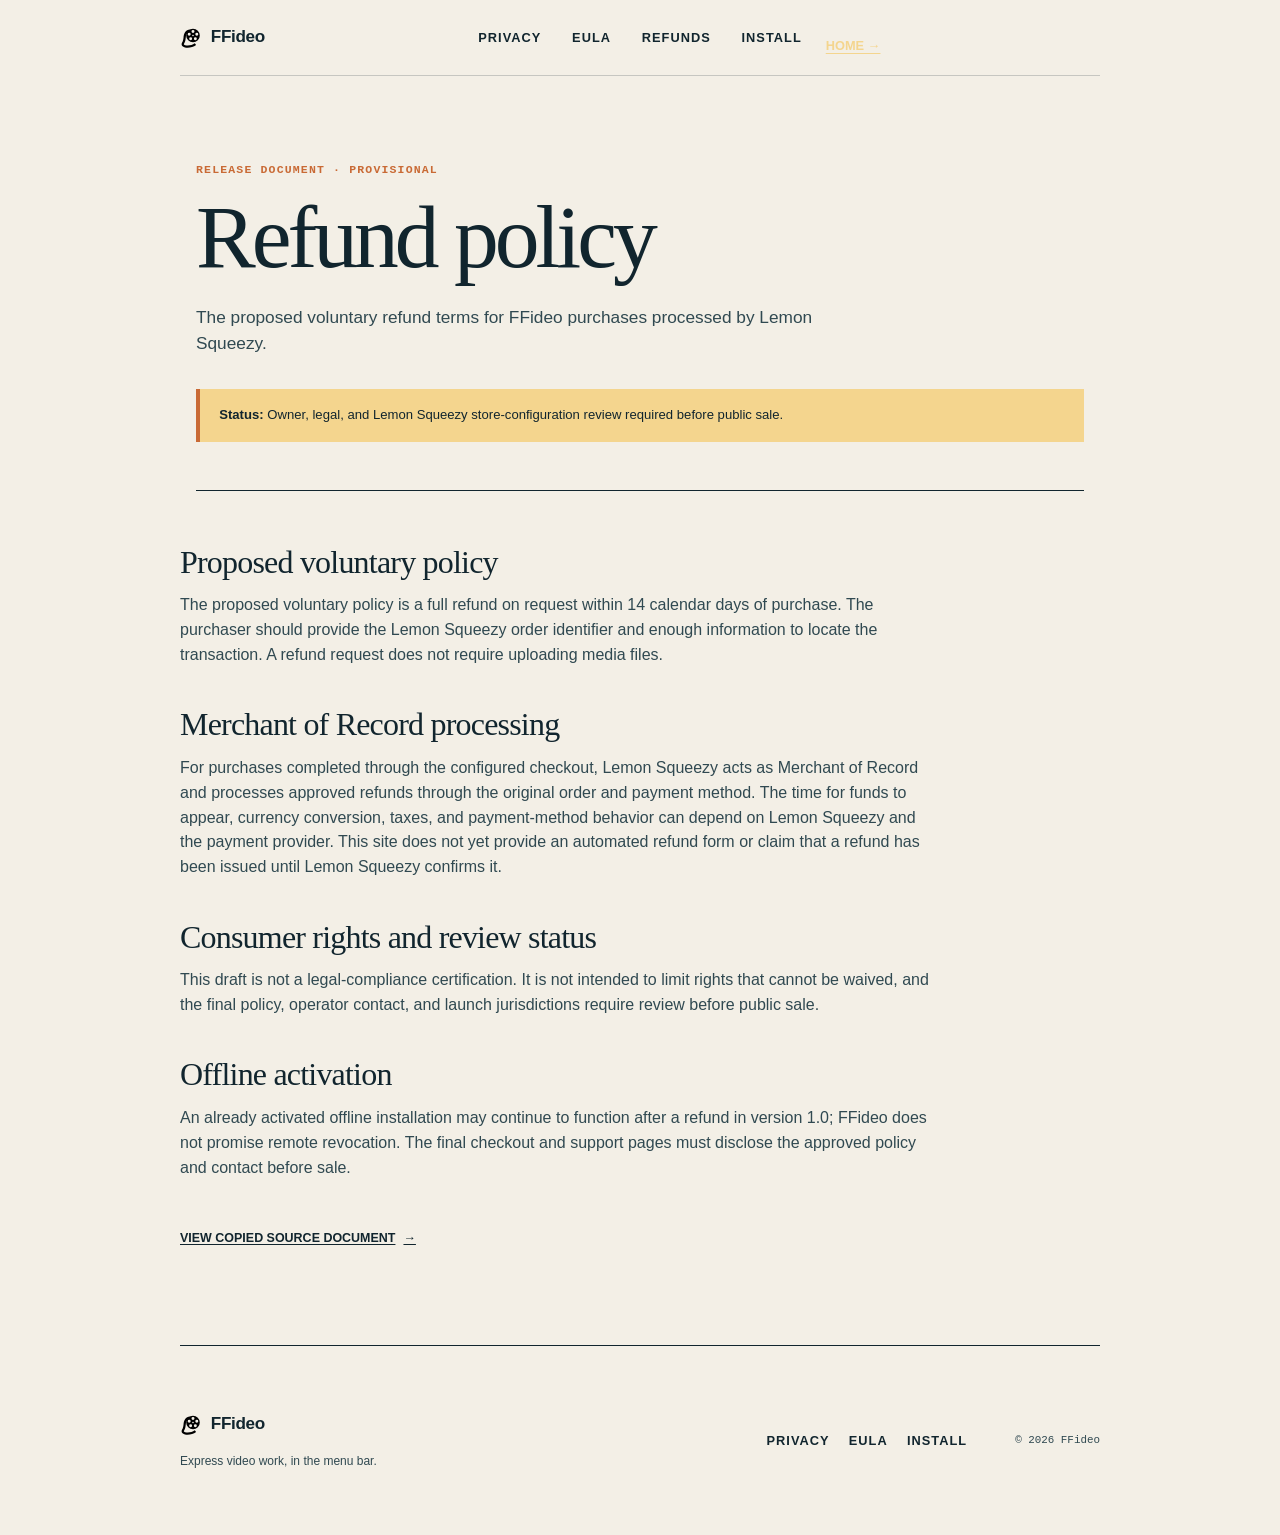
<file: refunds.html>
<!doctype html>
<html lang="en">
<head>
  <meta charset="utf-8">
  <meta name="viewport" content="width=device-width, initial-scale=1">
  <meta name="description" content="FFideo refund policy and Lemon Squeezy Merchant of Record disclosures.">
  <meta name="theme-color" content="#0d2c38">
  <title>Refunds — FFideo</title>
  <link rel="icon" href="assets/ffideo-menubar.svg" type="image/svg+xml">
  <link rel="stylesheet" href="assets/styles.css">
</head>
<body class="document-body">
  <a class="skip-link" href="#content">Skip to content</a>
  <header class="site-header document-header">
    <a class="brand" href="./"><img src="assets/ffideo-menubar.svg" width="22" height="22" alt=""><span>FFideo</span></a>
    <nav class="nav-links" aria-label="Document navigation"><a href="privacy.html">Privacy</a><a href="eula.html">EULA</a><a href="refunds.html" aria-current="page">Refunds</a><a href="install.html">Install</a></nav>
    <a class="text-link" href="./">Home →</a>
  </header>
  <main class="legal-main" id="content">
    <section class="legal-hero">
      <span class="document-label">Release document · provisional</span>
      <h1>Refund policy</h1>
      <p class="lede">The proposed voluntary refund terms for FFideo purchases processed by Lemon Squeezy.</p>
      <p class="status-note"><strong>Status:</strong> Owner, legal, and Lemon Squeezy store-configuration review required before public sale.</p>
    </section>
    <article class="document-content">
      <h2>Proposed voluntary policy</h2>
      <p>The proposed voluntary policy is a full refund on request within 14 calendar days of purchase. The purchaser should provide the Lemon Squeezy order identifier and enough information to locate the transaction. A refund request does not require uploading media files.</p>

      <h2>Merchant of Record processing</h2>
      <p>For purchases completed through the configured checkout, Lemon Squeezy acts as Merchant of Record and processes approved refunds through the original order and payment method. The time for funds to appear, currency conversion, taxes, and payment-method behavior can depend on Lemon Squeezy and the payment provider. This site does not yet provide an automated refund form or claim that a refund has been issued until Lemon Squeezy confirms it.</p>

      <h2>Consumer rights and review status</h2>
      <p>This draft is not a legal-compliance certification. It is not intended to limit rights that cannot be waived, and the final policy, operator contact, and launch jurisdictions require review before public sale.</p>

      <h2>Offline activation</h2>
      <p>An already activated offline installation may continue to function after a refund in version 1.0; FFideo does not promise remote revocation. The final checkout and support pages must disclose the approved policy and contact before sale.</p>

      <a class="back-link" href="release-docs/REFUNDS.md">View copied source document <span aria-hidden="true">→</span></a>
    </article>
  </main>
  <footer class="site-footer document-footer"><div class="footer-brand"><a class="brand" href="./"><img src="assets/ffideo-menubar.svg" width="22" height="22" alt=""><span>FFideo</span></a><p>Express video work, in the menu bar.</p></div><nav><a href="privacy.html">Privacy</a><a href="eula.html">EULA</a><a href="install.html">Install</a></nav><p class="copyright">© 2026 FFideo</p></footer>
</body>
</html>
</file>
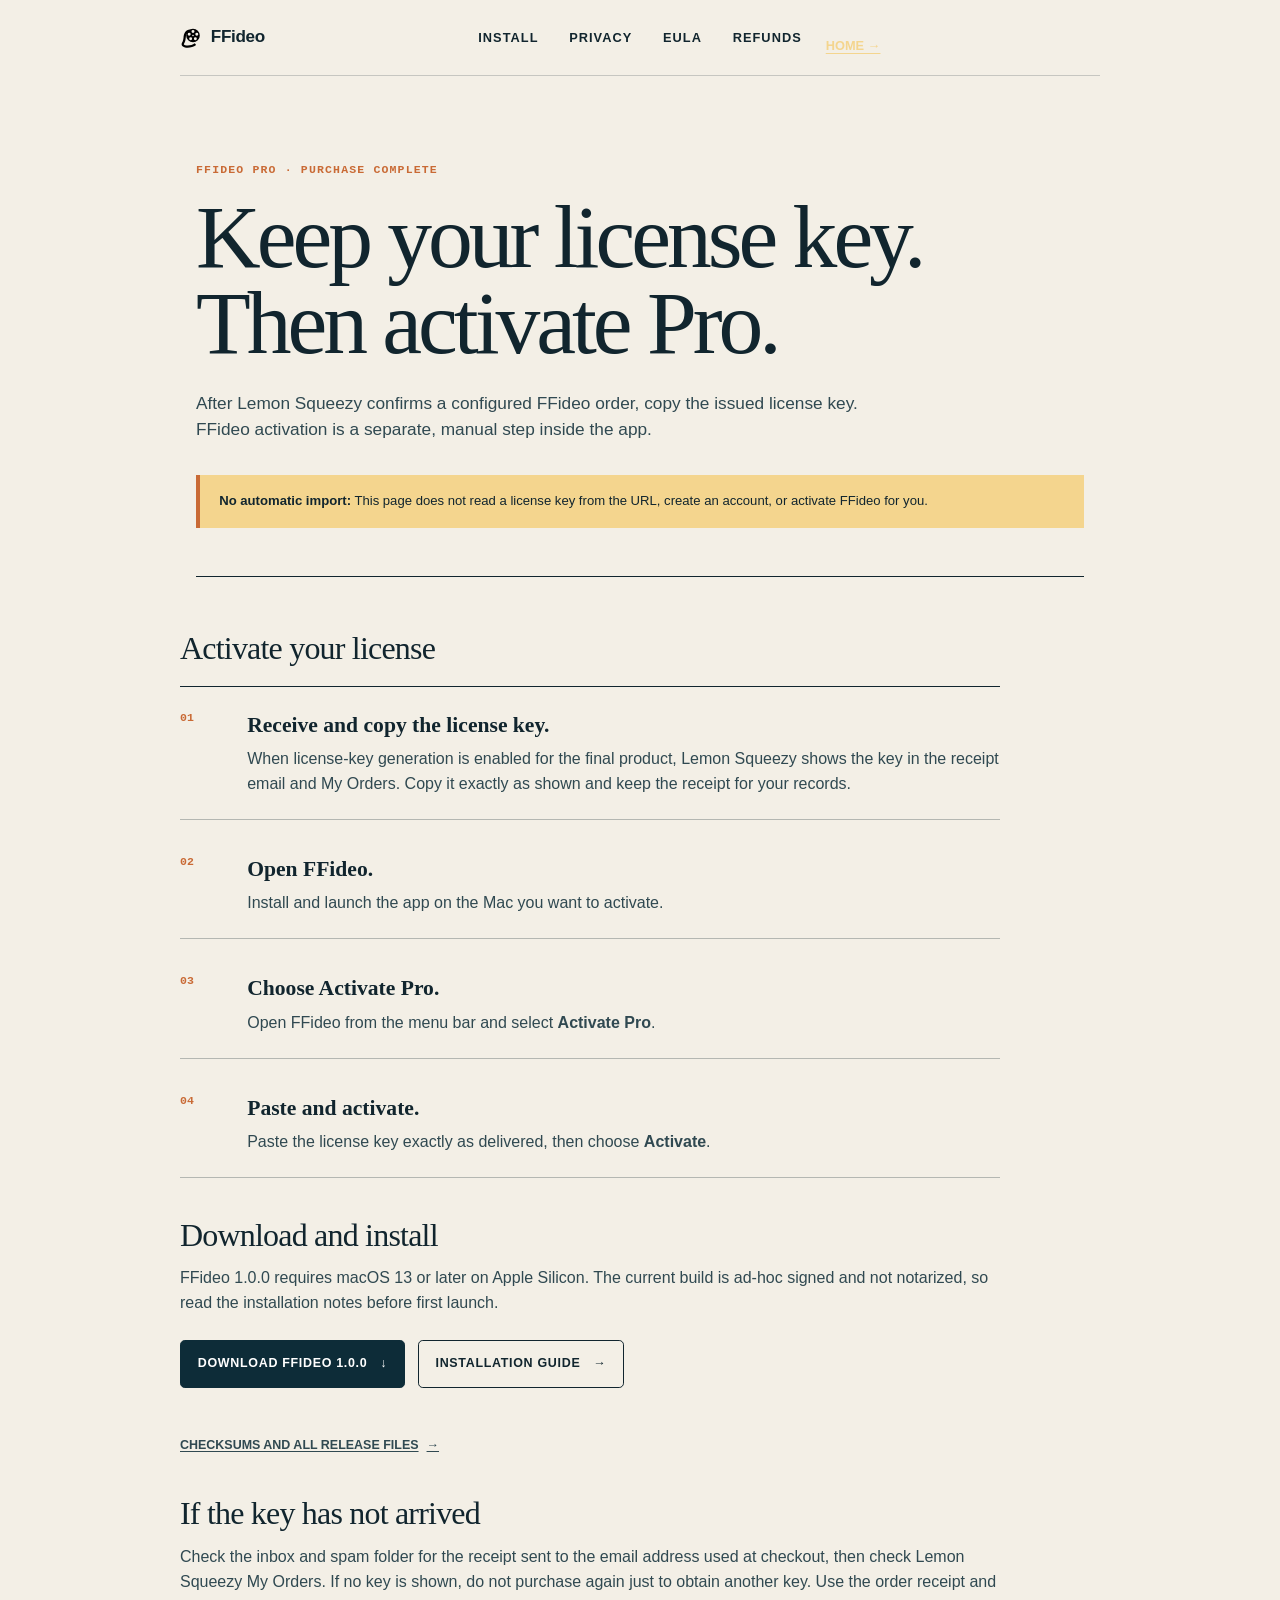
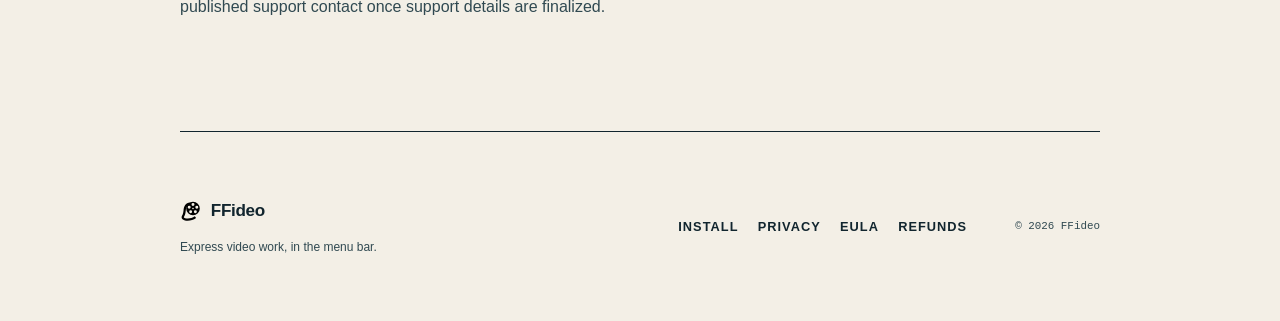
<file: success.html>
<!doctype html>
<html lang="en">
<head>
  <meta charset="utf-8">
  <meta name="viewport" content="width=device-width, initial-scale=1">
  <meta name="description" content="Next steps after purchasing an FFideo Pro license.">
  <meta name="theme-color" content="#0d2c38">
  <title>Purchase complete — FFideo</title>
  <link rel="icon" href="assets/ffideo-menubar.svg" type="image/svg+xml">
  <link rel="stylesheet" href="assets/styles.css">
  <script src="assets/config.js" defer></script>
  <script src="assets/site.js" defer></script>
</head>
<body class="document-body">
  <a class="skip-link" href="#content">Skip to content</a>
  <header class="site-header document-header">
    <a class="brand" href="./"><img src="assets/ffideo-menubar.svg" width="22" height="22" alt=""><span>FFideo</span></a>
    <nav class="nav-links" aria-label="Post-purchase navigation"><a href="install.html">Install</a><a href="privacy.html">Privacy</a><a href="eula.html">EULA</a><a href="refunds.html">Refunds</a></nav>
    <a class="text-link" href="./">Home →</a>
  </header>
  <main class="legal-main" id="content">
    <section class="legal-hero purchase-hero">
      <span class="document-label">FFideo Pro · purchase complete</span>
      <h1>Keep your license key. Then activate Pro.</h1>
      <p class="lede">After Lemon Squeezy confirms a configured FFideo order, copy the issued license key. FFideo activation is a separate, manual step inside the app.</p>
      <p class="status-note"><strong>No automatic import:</strong> This page does not read a license key from the URL, create an account, or activate FFideo for you.</p>
    </section>
    <article class="document-content purchase-content">
      <h2>Activate your license</h2>
      <ol class="purchase-steps">
        <li><div><strong>Receive and copy the license key.</strong><span>When license-key generation is enabled for the final product, Lemon Squeezy shows the key in the receipt email and My Orders. Copy it exactly as shown and keep the receipt for your records.</span></div></li>
        <li><div><strong>Open FFideo.</strong><span>Install and launch the app on the Mac you want to activate.</span></div></li>
        <li><div><strong>Choose Activate Pro.</strong><span>Open FFideo from the menu bar and select <b>Activate Pro</b>.</span></div></li>
        <li><div><strong>Paste and activate.</strong><span>Paste the license key exactly as delivered, then choose <b>Activate</b>.</span></div></li>
      </ol>

      <h2>Download and install</h2>
      <p>FFideo 1.0.0 requires macOS 13 or later on Apple Silicon. The current build is ad-hoc signed and not notarized, so read the installation notes before first launch.</p>
      <div class="purchase-actions">
        <a class="button button-primary" id="download" href="#download" data-config-link="releaseZipUrl" data-pending-label="Coming soon" data-pending-message="The FFideo release download is not live yet."><span data-action-label>Download FFideo 1.0.0</span><span aria-hidden="true">↓</span></a>
        <a class="button button-quiet" href="install.html">Installation guide <span aria-hidden="true">→</span></a>
      </div>
      <p><a class="back-link" href="#release" id="release" data-config-link="releasePageUrl">Checksums and all release files <span aria-hidden="true">→</span></a></p>

      <h2>If the key has not arrived</h2>
      <p>Check the inbox and spam folder for the receipt sent to the email address used at checkout, then check Lemon Squeezy My Orders. If no key is shown, do not purchase again just to obtain another key. Use the order receipt and published support contact once support details are finalized.</p>
    </article>
  </main>
  <footer class="site-footer document-footer"><div class="footer-brand"><a class="brand" href="./"><img src="assets/ffideo-menubar.svg" width="22" height="22" alt=""><span>FFideo</span></a><p>Express video work, in the menu bar.</p></div><nav><a href="install.html">Install</a><a href="privacy.html">Privacy</a><a href="eula.html">EULA</a><a href="refunds.html">Refunds</a></nav><p class="copyright">© 2026 FFideo</p></footer>
  <p class="sr-only" aria-live="polite" data-live-region></p>
</body>
</html>
</file>
<file: assets/styles.css>
/* FFideo launch site — no external fonts, trackers, or build step. */
:root {
  --ink: #11252e;
  --ink-soft: #304951;
  --petrol: #0d2c38;
  --petrol-light: #1e5665;
  --paper: #f3efe6;
  --paper-bright: #fffdf7;
  --line: #c9c3b7;
  --gold: #e4aa43;
  --gold-pale: #f4d58e;
  --orange: #c96a35;
  --white: #ffffff;
  --shadow: 0 28px 80px rgba(10, 37, 47, .18);
  --sans: "Avenir Next", Avenir, "Segoe UI", Helvetica, Arial, sans-serif;
  --display: "Iowan Old Style", "Palatino Linotype", Palatino, Georgia, serif;
  --mono: "SFMono-Regular", Consolas, "Liberation Mono", monospace;
  --max: 1180px;
}

* { box-sizing: border-box; }
html { scroll-behavior: smooth; }
body {
  margin: 0;
  color: var(--ink);
  background:
    radial-gradient(circle at 74% 8%, rgba(228, 170, 67, .15), transparent 21rem),
    var(--paper);
  font-family: var(--sans);
  font-size: 16px;
  line-height: 1.55;
  -webkit-font-smoothing: antialiased;
}
img { display: block; max-width: 100%; }
a { color: inherit; text-decoration-thickness: .08em; text-underline-offset: .2em; }
button, a { -webkit-tap-highlight-color: transparent; }
button { font: inherit; }
::selection { color: var(--petrol); background: var(--gold-pale); }

.skip-link {
  position: fixed;
  z-index: 100;
  top: .75rem;
  left: .75rem;
  padding: .65rem 1rem;
  color: var(--white);
  background: var(--petrol);
  border-radius: .35rem;
  transform: translateY(-180%);
}
.skip-link:focus { transform: translateY(0); }
:focus-visible { outline: 3px solid var(--gold); outline-offset: 4px; }
.sr-only {
  position: absolute;
  width: 1px;
  height: 1px;
  padding: 0;
  margin: -1px;
  overflow: hidden;
  clip: rect(0, 0, 0, 0);
  white-space: nowrap;
  border: 0;
}

.page-shell { overflow: hidden; }
.site-header,
main > section,
.site-footer {
  width: min(calc(100% - 2rem), var(--max));
  margin-inline: auto;
}

.site-header {
  min-height: 76px;
  display: grid;
  grid-template-columns: 1fr auto 1fr;
  align-items: center;
  gap: 1.5rem;
  border-bottom: 1px solid rgba(17, 37, 46, .2);
}
.brand {
  justify-self: start;
  display: inline-flex;
  align-items: center;
  gap: .55rem;
  font-size: 1.07rem;
  font-weight: 750;
  letter-spacing: -.02em;
  text-decoration: none;
}
.brand img { width: 22px; height: 22px; }
.nav-links { display: flex; align-items: center; gap: clamp(1rem, 2.4vw, 2.25rem); }
.nav-links a,
.site-footer nav a {
  font-size: .8rem;
  font-weight: 700;
  letter-spacing: .08em;
  text-decoration: none;
  text-transform: uppercase;
}
.nav-links a:hover,
.site-footer nav a:hover { text-decoration: underline; }
.language-switcher {
  justify-self: end;
  display: flex;
  align-items: center;
  gap: .25rem;
  font-family: var(--mono);
  font-size: .74rem;
}
.language-switcher button {
  min-width: 40px;
  min-height: 44px;
  padding: .25rem;
  color: var(--ink-soft);
  background: transparent;
  border: 0;
  cursor: pointer;
}
.language-switcher button[aria-pressed="true"] { color: var(--ink); font-weight: 800; }

.hero {
  min-height: min(650px, calc(100svh - 76px));
  display: grid;
  grid-template-columns: minmax(0, 1.08fr) minmax(440px, .92fr);
  align-items: center;
  gap: clamp(2rem, 5vw, 6rem);
  padding: clamp(3rem, 8vh, 5.5rem) 0 clamp(2.75rem, 7vh, 4.5rem);
}
.eyebrow {
  margin: 0 0 .9rem;
  color: var(--petrol-light);
  font-family: var(--mono);
  font-size: .72rem;
  font-weight: 700;
  letter-spacing: .13em;
  text-transform: uppercase;
}
.hero h1,
h2,
.legal-hero h1 {
  margin: 0;
  font-family: var(--display);
  font-weight: 500;
  letter-spacing: -.045em;
  line-height: .96;
}
.hero h1 { max-width: 680px; font-size: clamp(3.8rem, 6.4vw, 5.9rem); }
.hero h1 span,
.hero h1 em { display: block; }
.hero h1 em { color: var(--orange); font-style: italic; }
.hero-lede {
  max-width: 620px;
  margin: 1.8rem 0 0;
  color: var(--ink-soft);
  font-size: clamp(1rem, 1.45vw, 1.2rem);
}
.hero-actions { display: flex; flex-wrap: wrap; gap: .75rem; margin-top: 2rem; }
.button {
  min-height: 48px;
  display: inline-flex;
  align-items: center;
  justify-content: center;
  gap: .8rem;
  padding: .7rem 1.05rem;
  border: 1px solid var(--ink);
  border-radius: .3rem;
  font-size: .78rem;
  font-weight: 800;
  letter-spacing: .055em;
  text-decoration: none;
  text-transform: uppercase;
  transition: transform 160ms ease, background-color 160ms ease, color 160ms ease;
}
.button:hover { transform: translateY(-2px); }
.button-primary { color: var(--white); background: var(--petrol); border-color: var(--petrol); }
.button-primary:hover { background: var(--petrol-light); }
.button-quiet { background: transparent; }
.button-quiet:hover { color: var(--paper-bright); background: var(--ink); }
.button-dark { color: var(--paper); background: var(--ink); border-color: var(--ink); }
.button[aria-disabled="true"] { cursor: not-allowed; }
.requirements {
  margin: 1rem 0 0;
  color: var(--ink-soft);
  font-family: var(--mono);
  font-size: .78rem;
}
.requirements strong { color: var(--ink); }

.hero-object {
  position: relative;
  min-height: 490px;
  display: grid;
  place-items: center;
  isolation: isolate;
}
.signal-ring {
  position: absolute;
  z-index: -2;
  width: 420px;
  aspect-ratio: 1;
  border: 1px solid rgba(17, 37, 46, .2);
  border-radius: 50%;
  box-shadow:
    0 0 0 44px rgba(13, 44, 56, .035),
    0 0 0 90px rgba(13, 44, 56, .025);
}
.signal-ring::before,
.signal-ring::after {
  content: "";
  position: absolute;
  inset: 50% auto auto 50%;
  background: rgba(17, 37, 46, .18);
  transform: translate(-50%, -50%);
}
.signal-ring::before { width: 1px; height: 150%; }
.signal-ring::after { width: 150%; height: 1px; }
.app-icon {
  position: absolute;
  z-index: 2;
  top: 16px;
  right: 9%;
  width: 132px;
  filter: drop-shadow(0 16px 20px rgba(13, 44, 56, .17));
  transform: rotate(3deg);
}
.menu-popover {
  position: relative;
  z-index: 1;
  width: min(100%, 430px);
  margin: 5rem 3rem 0 0;
  padding: 1.1rem;
  color: #1a2830;
  background: rgba(255, 253, 247, .93);
  border: 1px solid rgba(255,255,255,.78);
  border-radius: 1.15rem;
  box-shadow: var(--shadow), inset 0 0 0 1px rgba(17, 37, 46, .08);
  backdrop-filter: blur(18px);
  -webkit-backdrop-filter: blur(18px);
}
.menu-popover::before {
  content: "";
  position: absolute;
  top: -10px;
  right: 74px;
  width: 18px;
  height: 18px;
  background: var(--paper-bright);
  border-top: 1px solid rgba(17, 37, 46, .08);
  border-left: 1px solid rgba(17, 37, 46, .08);
  transform: rotate(45deg);
}
.menu-chrome { display: flex; align-items: center; justify-content: space-between; padding-bottom: .85rem; border-bottom: 1px solid var(--line); }
.menu-brand { display: flex; align-items: center; gap: .45rem; font-size: .83rem; font-weight: 800; }
.local-tag { color: var(--petrol-light); font-family: var(--mono); font-size: .68rem; font-weight: 800; letter-spacing: .1em; }
.menu-question { margin: 1.1rem 0 .85rem; font-family: var(--display); font-size: 1.5rem; }
.file-route { position: relative; display: grid; gap: .45rem; padding-left: 1.25rem; }
.route-line { position: absolute; z-index: -1; top: 20px; bottom: 20px; left: .47rem; width: 1px; background: var(--gold); }
.file-pill {
  position: relative;
  padding: .78rem .9rem;
  background: #e8e3d9;
  border: 1px solid #d5cec1;
  border-radius: .55rem;
  font-family: var(--mono);
  font-size: .72rem;
}
.file-pill::before {
  content: "";
  position: absolute;
  top: 50%;
  left: -1.12rem;
  width: .42rem;
  height: .42rem;
  background: var(--paper-bright);
  border: 2px solid var(--gold);
  border-radius: 50%;
  transform: translateY(-50%);
}
.file-output { color: var(--white); background: var(--petrol); border-color: var(--petrol); }
.menu-status { display: flex; align-items: center; gap: .5rem; margin-top: .9rem; color: var(--ink-soft); font-size: .7rem; }
.menu-status span { width: .52rem; height: .52rem; background: #4e8b65; border-radius: 50%; box-shadow: 0 0 0 3px rgba(78, 139, 101, .14); }

.proof-strip {
  display: grid;
  grid-template-columns: repeat(3, 1fr);
  border-top: 1px solid var(--ink);
  border-bottom: 1px solid var(--ink);
}
.proof-strip > div { min-height: 104px; display: flex; flex-direction: column; justify-content: center; padding: 1.25rem 2rem; border-right: 1px solid rgba(17, 37, 46, .32); }
.proof-strip > div:last-child { border-right: 0; }
.proof-strip strong { font-family: var(--display); font-size: 1.5rem; font-weight: 500; }
.proof-strip span { color: var(--ink-soft); font-size: .82rem; }

.real-preview {
  display: grid;
  grid-template-columns: minmax(0, .8fr) minmax(320px, .55fr);
  align-items: center;
  gap: clamp(3rem, 8vw, 8rem);
  padding: 7rem 0;
}
.real-preview-copy { max-width: 620px; }
.real-preview h2 { font-size: clamp(2.7rem, 5vw, 4.8rem); }
.real-preview-copy > p:last-child { color: var(--ink-soft); }
.real-preview figure { margin: 0; justify-self: center; }
.real-preview figure img {
  width: min(100%, 380px);
  border-radius: 1.15rem;
  box-shadow: var(--shadow);
}
.real-preview figcaption {
  margin-top: .85rem;
  color: var(--ink-soft);
  font-family: var(--mono);
  font-size: .72rem;
  text-align: center;
}

.tools-section {
  display: grid;
  grid-template-columns: .74fr 1.26fr;
  gap: clamp(3rem, 8vw, 8rem);
  padding: 8rem 0;
}
.section-heading { align-self: start; position: sticky; top: 3rem; }
.section-heading h2,
.local-copy h2,
.install-copy h2,
.price-section h2 { font-size: clamp(2.7rem, 5vw, 4.8rem); }
.section-heading > p:last-child,
.local-copy > p:last-of-type,
.install-copy > p:last-child,
.price-section > div > p:last-child { color: var(--ink-soft); }
.tool-ledger { margin: 0; padding: 0; list-style: none; border-top: 1px solid var(--ink); }
.tool-ledger li {
  display: grid;
  grid-template-columns: 3.5rem 1fr;
  align-items: center;
  min-height: 84px;
  border-bottom: 1px solid rgba(17, 37, 46, .28);
  transition: padding-left 160ms ease, background-color 160ms ease;
}
.tool-ledger li:hover { padding-left: .8rem; background: rgba(255,255,255,.25); }
.tool-number { color: var(--orange); font-family: var(--mono); font-size: .7rem; }
.tool-ledger strong,
.tool-ledger small { display: block; }
.tool-ledger strong { font-family: var(--display); font-size: 1.25rem; font-weight: 600; }
.tool-ledger small { margin-top: .1rem; color: var(--ink-soft); font-size: .78rem; }

.local-section {
  width: 100%;
  max-width: none;
  display: grid;
  grid-template-columns: minmax(0, 1fr) minmax(0, 1.2fr);
  color: var(--paper);
  background: var(--petrol);
}
.local-copy { padding: clamp(4rem, 8vw, 8rem) max(1rem, calc((100vw - var(--max)) / 2)); padding-right: clamp(2rem, 7vw, 7rem); }
.local-copy .eyebrow { color: var(--gold-pale); }
.local-copy > p:last-of-type { color: #b9c9cc; }
.text-link { display: inline-flex; gap: .55rem; margin-top: 1rem; color: var(--gold-pale); font-size: .8rem; font-weight: 800; text-transform: uppercase; }
.local-flow { margin: 0; padding: 0; list-style: none; border-left: 1px solid rgba(255,255,255,.18); }
.local-flow li { min-height: 25%; display: grid; grid-template-columns: 4rem 1fr; align-items: center; gap: 1.25rem; padding: 1.8rem clamp(2rem, 7vw, 7rem); border-bottom: 1px solid rgba(255,255,255,.18); }
.local-flow li:last-child { border-bottom: 0; }
.local-flow b { width: 2.6rem; height: 2.6rem; display: grid; place-items: center; color: var(--gold-pale); border: 1px solid rgba(244,213,142,.5); border-radius: 50%; font-family: var(--mono); font-size: .72rem; }
.local-flow strong,
.local-flow span { display: block; }
.local-flow strong { font-family: var(--display); font-size: 1.45rem; font-weight: 500; }
.local-flow span { color: #b9c9cc; font-size: .78rem; }

.install-section {
  position: relative;
  display: grid;
  grid-template-columns: .75fr 1.25fr;
  gap: 2rem 6rem;
  margin-block: 7rem;
  padding: clamp(2.2rem, 5vw, 4.5rem);
  color: var(--ink);
  background: var(--gold-pale);
  border: 1px solid #d8b762;
  box-shadow: 12px 12px 0 var(--ink);
}
.warning-mark {
  position: absolute;
  top: -1.25rem;
  left: -1.25rem;
  width: 3.5rem;
  height: 3.5rem;
  display: grid;
  place-items: center;
  color: var(--gold-pale);
  background: var(--ink);
  border-radius: 50%;
  font-family: var(--display);
  font-size: 2rem;
}
.install-copy { grid-row: span 2; }
.install-copy .eyebrow { color: #714416; }
.install-copy > p:last-child { color: #4d4434; }
.install-steps { margin: 0; padding-left: 1.35rem; }
.install-steps li { margin-bottom: .8rem; padding-left: .35rem; font-size: .88rem; }
.install-section .button { justify-self: start; }

.price-section {
  display: grid;
  grid-template-columns: 1.4fr .6fr;
  align-items: end;
  gap: 5rem;
  padding: 3rem 0 7rem;
}
.price-action { display: flex; flex-direction: column; align-items: flex-start; gap: 1rem; padding-left: 2.5rem; border-left: 1px solid var(--ink); }
.price { font-family: var(--display); font-size: 5.3rem; letter-spacing: -.08em; line-height: .8; }
.price sup { position: relative; top: -.55em; font-size: .45em; letter-spacing: -.04em; }
.price-action small { color: var(--ink-soft); font-size: .69rem; }

.site-footer {
  min-height: 190px;
  display: grid;
  grid-template-columns: 1fr auto auto;
  align-items: center;
  gap: 3rem;
  border-top: 1px solid var(--ink);
}
.footer-brand p { margin: .5rem 0 0; color: var(--ink-soft); font-size: .75rem; }
.site-footer nav { display: flex; flex-wrap: wrap; justify-content: center; gap: 1.2rem; }
.copyright { margin: 0; color: var(--ink-soft); font-family: var(--mono); font-size: .68rem; }

/* Document pages */
.document-body { background: var(--paper); }
.document-header { width: min(calc(100% - 2rem), 920px); }
.legal-main { width: min(calc(100% - 2rem), 920px); margin: 0 auto; }
.legal-hero { padding: 5rem 0 3rem; border-bottom: 1px solid var(--ink); }
.legal-hero .document-label { color: var(--orange); font-family: var(--mono); font-size: .72rem; font-weight: 800; letter-spacing: .1em; text-transform: uppercase; }
.legal-hero h1 { max-width: 760px; margin-top: .8rem; font-size: clamp(3rem, 7vw, 5.8rem); }
.legal-hero .lede { max-width: 680px; margin-top: 1.5rem; color: var(--ink-soft); font-size: 1.08rem; }
.status-note {
  margin: 2rem 0 0;
  padding: 1rem 1.2rem;
  background: var(--gold-pale);
  border-left: 4px solid var(--orange);
  font-size: .82rem;
}
.document-content { max-width: 760px; padding: 3.5rem 0 6rem; }
.document-content h2 { margin: 2.6rem 0 .9rem; font-family: var(--display); font-size: 2rem; letter-spacing: -.025em; }
.document-content h2:first-child { margin-top: 0; }
.document-content h3 { margin: 2rem 0 .75rem; font-size: 1rem; letter-spacing: .02em; }
.document-content p,
.document-content li { color: #304951; }
.document-content li { margin-bottom: .65rem; }
.document-content code { padding: .12em .32em; background: #e3ded3; border-radius: .2rem; font-family: var(--mono); font-size: .86em; }
.document-content .install-command { display: block; margin: 1rem 0; padding: 1rem; color: var(--paper-bright); background: var(--petrol); overflow-x: auto; }
.document-content .back-link { display: inline-flex; gap: .5rem; margin-top: 2rem; font-size: .78rem; font-weight: 800; text-transform: uppercase; }
.document-footer { width: min(calc(100% - 2rem), 920px); }

/* Purchase success page */
.purchase-hero h1 { max-width: 820px; }
.purchase-content { max-width: 820px; }
.purchase-steps {
  margin: 1.4rem 0 0;
  padding: 0;
  list-style: none;
  counter-reset: purchase-step;
  border-top: 1px solid var(--ink);
}
.purchase-steps li {
  counter-increment: purchase-step;
  display: grid;
  grid-template-columns: 3rem 1fr;
  gap: 1.2rem;
  padding: 1.4rem 0;
  border-bottom: 1px solid rgba(17, 37, 46, .28);
}
.purchase-steps li::before {
  content: counter(purchase-step, decimal-leading-zero);
  color: var(--orange);
  font-family: var(--mono);
  font-size: .72rem;
  font-weight: 800;
}
.purchase-steps strong,
.purchase-steps span { display: block; }
.purchase-steps strong { color: var(--ink); font-family: var(--display); font-size: 1.35rem; font-weight: 600; }
.purchase-steps span { margin-top: .3rem; color: var(--ink-soft); }
.purchase-actions { display: flex; flex-wrap: wrap; gap: .8rem; margin: 1.5rem 0 .5rem; }

@media (max-height: 700px) and (min-width: 901px) {
  .hero { padding: 2.25rem 0 1.75rem; }
  .hero h1 { font-size: clamp(3.8rem, 6.5vw, 5.4rem); }
  .hero-object { min-height: 410px; }
  .menu-popover { margin-top: 4rem; }
}

@media (max-width: 900px) {
  .site-header { grid-template-columns: 1fr auto; }
  .nav-links { display: none; }
  .hero { grid-template-columns: 1fr; padding-top: 4rem; }
  .hero-copy { max-width: 720px; }
  .hero-object { min-height: 440px; }
  .real-preview { grid-template-columns: 1fr; }
  .real-preview-copy { max-width: 680px; }
  .tools-section { grid-template-columns: 1fr; gap: 3rem; }
  .section-heading { position: static; max-width: 680px; }
  .local-section { grid-template-columns: 1fr; }
  .local-copy { padding: 5rem max(1rem, calc((100vw - var(--max)) / 2)); }
  .local-flow { border-top: 1px solid rgba(255,255,255,.18); border-left: 0; }
  .install-section { grid-template-columns: 1fr; }
  .install-copy { grid-row: auto; }
  .price-section { grid-template-columns: 1fr; gap: 3rem; }
  .price-action { padding: 0; border: 0; }
  .site-footer { grid-template-columns: 1fr; align-content: center; justify-items: start; gap: 1.5rem; padding-block: 3rem; }
  .site-footer nav { justify-content: flex-start; }
}

@media (max-width: 620px) {
  .site-header { min-height: 64px; }
  .hero { min-height: auto; padding: 3.5rem 0; }
  .hero h1 { font-size: clamp(3.3rem, 17vw, 4.9rem); }
  .hero-lede { font-size: 1rem; }
  .hero-actions { align-items: stretch; flex-direction: column; }
  .hero-actions .button { width: 100%; }
  .hero-object { min-height: 390px; }
  .signal-ring { width: 280px; }
  .app-icon { top: 5px; right: -4px; width: 114px; }
  .menu-popover { margin: 4.2rem 0 0; }
  .proof-strip { grid-template-columns: 1fr; }
  .proof-strip > div { min-height: 84px; padding-inline: 1rem; border-right: 0; border-bottom: 1px solid rgba(17, 37, 46, .32); }
  .proof-strip > div:last-child { border-bottom: 0; }
  .tools-section { padding: 5rem 0; }
  .section-heading h2,
  .local-copy h2,
  .install-copy h2,
  .price-section h2 { font-size: clamp(2.6rem, 14vw, 3.8rem); }
  .tool-ledger li { grid-template-columns: 2.7rem 1fr; }
  .local-flow li { grid-template-columns: 3.2rem 1fr; padding: 1.5rem 1rem; }
  .install-section { width: calc(100% - 2rem); margin-block: 5rem; padding: 2.5rem 1.2rem 2rem; box-shadow: 7px 7px 0 var(--ink); }
  .warning-mark { left: .8rem; }
  .price-section { padding-bottom: 5rem; }
  .price { font-size: 4.5rem; }
  .legal-hero { padding-top: 3.5rem; }
  .document-content { padding-top: 2.5rem; }
  .purchase-actions { align-items: stretch; flex-direction: column; }
  .purchase-actions .button { width: 100%; }
}

@media (prefers-reduced-motion: reduce) {
  html { scroll-behavior: auto; }
  *, *::before, *::after { scroll-behavior: auto !important; transition-duration: .001ms !important; animation-duration: .001ms !important; animation-iteration-count: 1 !important; }
}

@media (prefers-contrast: more) {
  :root { --ink-soft: #263d45; --line: #827d73; }
  .menu-popover { background: var(--paper-bright); }
}

@media print {
  .site-header, .site-footer, .hero-actions, .language-switcher { display: none; }
  body { background: white; }
  .legal-main { width: 100%; }
}
</file>
